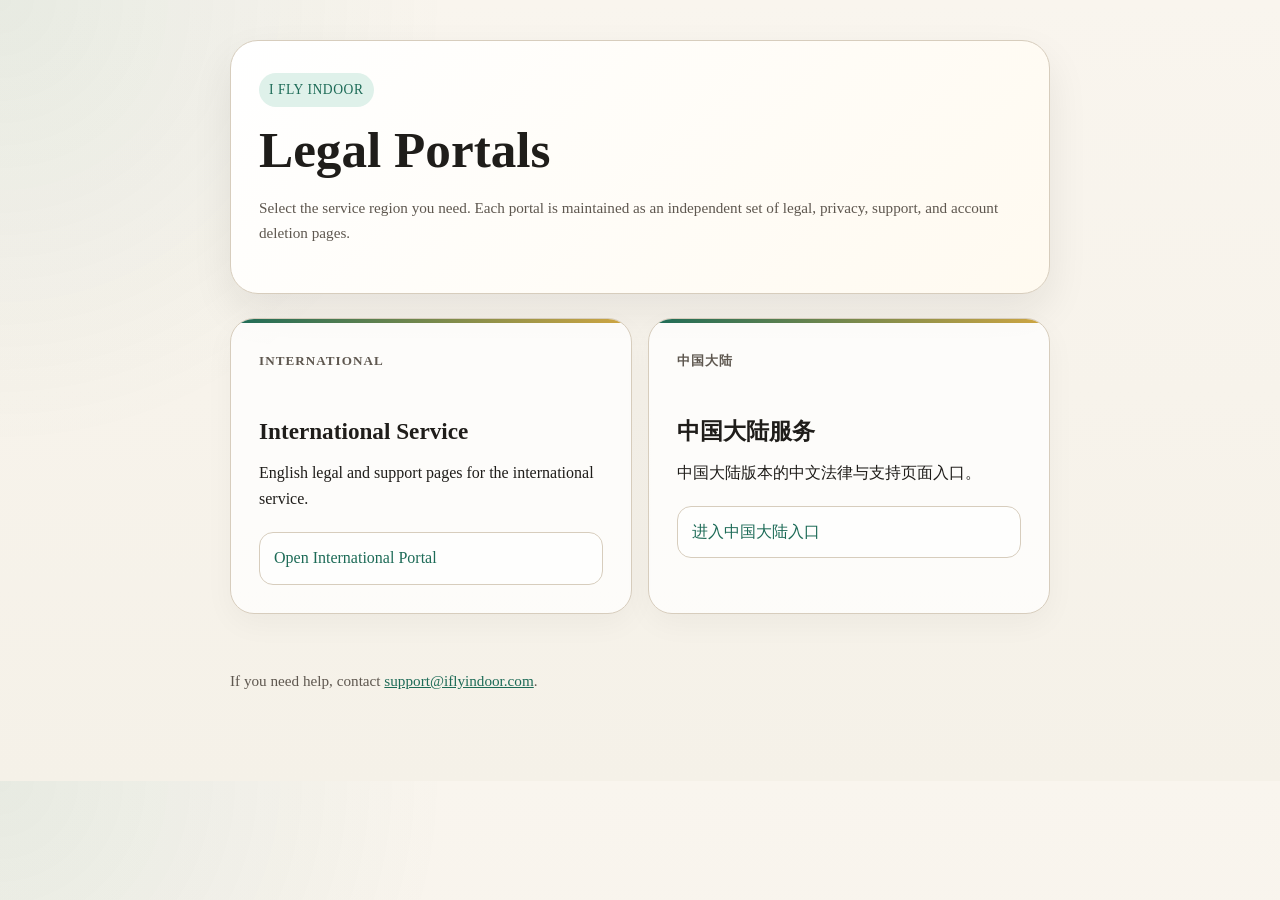
<file: index.html>
﻿<!doctype html>
<html lang="en">
  <head>
    <meta charset="utf-8">
    <meta name="viewport" content="width=device-width, initial-scale=1">
    <title>I Fly Indoor Legal</title>
    <link rel="stylesheet" href="styles.css">
  </head>
  <body>
    <main class="page">
      <section class="hero">
        <div class="eyebrow">I Fly Indoor</div>
        <h1>Legal Portals</h1>
        <p class="meta">
          Select the service region you need. Each portal is maintained as an
          independent set of legal, privacy, support, and account deletion pages.
        </p>
      </section>

      <section class="split-grid">
        <section class="card region-card">
          <div class="region-label">International</div>
          <h2>International Service</h2>
          <p>
            English legal and support pages for the international service.
          </p>
          <div class="link-list">
            <a href="global/index.html">Open International Portal</a>
          </div>
        </section>

        <section class="card region-card">
          <div class="region-label">中国大陆</div>
          <h2>中国大陆服务</h2>
          <p>
            中国大陆版本的中文法律与支持页面入口。
          </p>
          <div class="link-list">
            <a href="cn/index.html">进入中国大陆入口</a>
          </div>
        </section>
      </section>

      <p class="footer">
        If you need help, contact <a href="mailto:support@iflyindoor.com">support@iflyindoor.com</a>.
      </p>
    </main>
  </body>
</html>
</file>
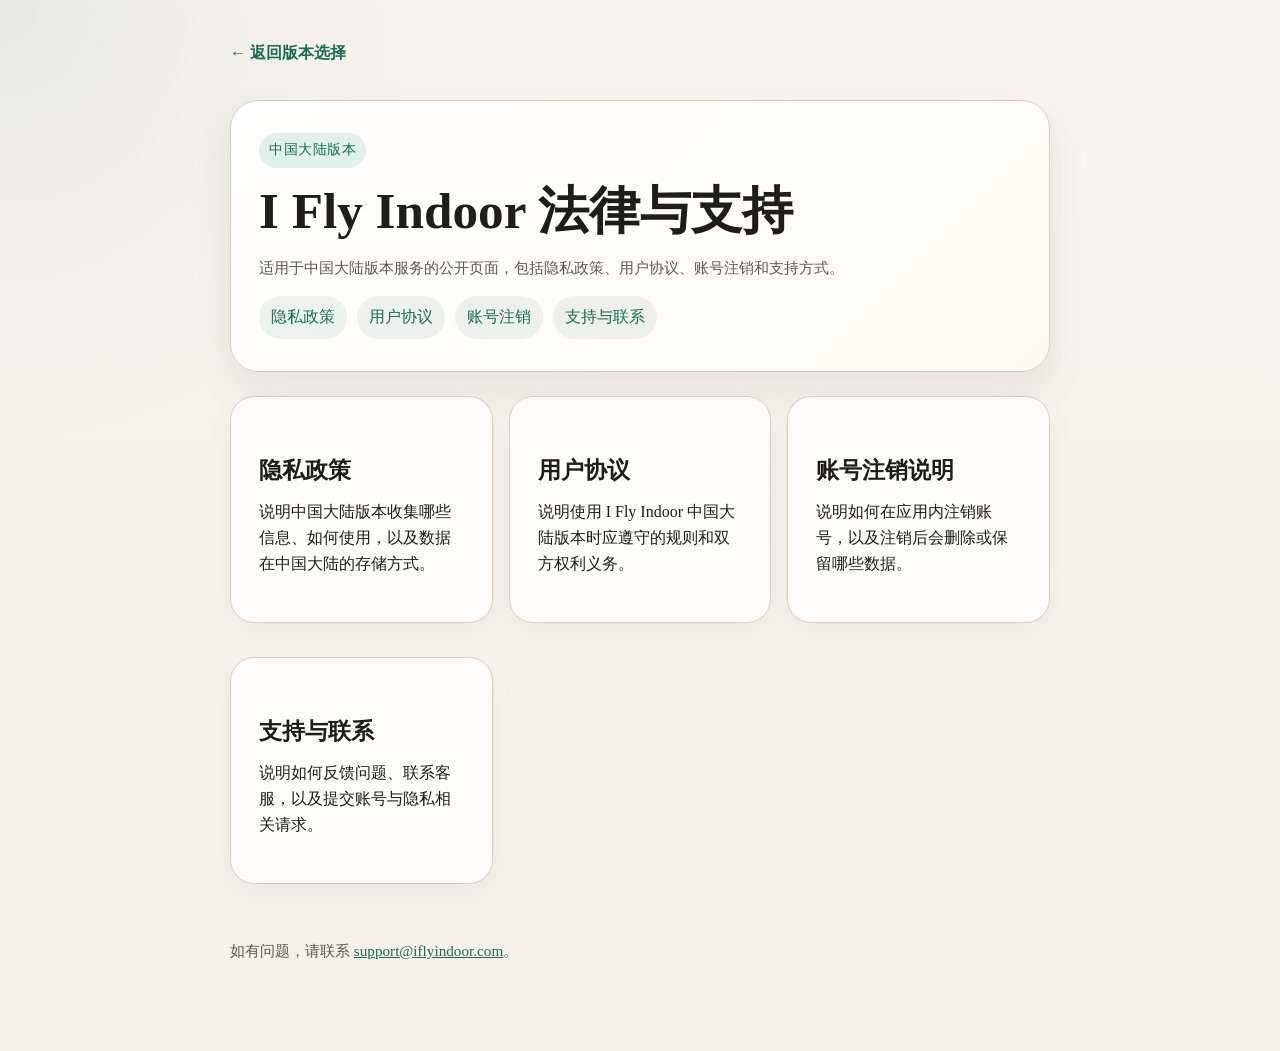
<file: cn/index.html>
﻿<!doctype html>
<html lang="zh-CN">
  <head>
    <meta charset="utf-8">
    <meta name="viewport" content="width=device-width, initial-scale=1">
    <title>I Fly Indoor 中国大陆法律与支持</title>
    <link rel="stylesheet" href="../styles.css">
  </head>
  <body>
    <main class="page">
      <p><a class="back-link" href="../index.html">← 返回版本选择</a></p>

      <section class="hero">
        <div class="eyebrow">中国大陆版本</div>
        <h1>I Fly Indoor 法律与支持</h1>
        <p class="meta">
          适用于中国大陆版本服务的公开页面，包括隐私政策、用户协议、账号注销和支持方式。
        </p>
        <ul class="pill-list">
          <li>隐私政策</li>
          <li>用户协议</li>
          <li>账号注销</li>
          <li>支持与联系</li>
        </ul>
      </section>

      <section class="grid">
        <a class="card nav-card" href="privacy-policy.html">
          <h2>隐私政策</h2>
          <p>说明中国大陆版本收集哪些信息、如何使用，以及数据在中国大陆的存储方式。</p>
        </a>

        <a class="card nav-card" href="terms-of-service.html">
          <h2>用户协议</h2>
          <p>说明使用 I Fly Indoor 中国大陆版本时应遵守的规则和双方权利义务。</p>
        </a>

        <a class="card nav-card" href="account-deletion.html">
          <h2>账号注销说明</h2>
          <p>说明如何在应用内注销账号，以及注销后会删除或保留哪些数据。</p>
        </a>

        <a class="card nav-card" href="support.html">
          <h2>支持与联系</h2>
          <p>说明如何反馈问题、联系客服，以及提交账号与隐私相关请求。</p>
        </a>
      </section>

      <p class="footer">
        如有问题，请联系 <a href="mailto:support@iflyindoor.com">support@iflyindoor.com</a>。
      </p>
    </main>
  </body>
</html>
</file>
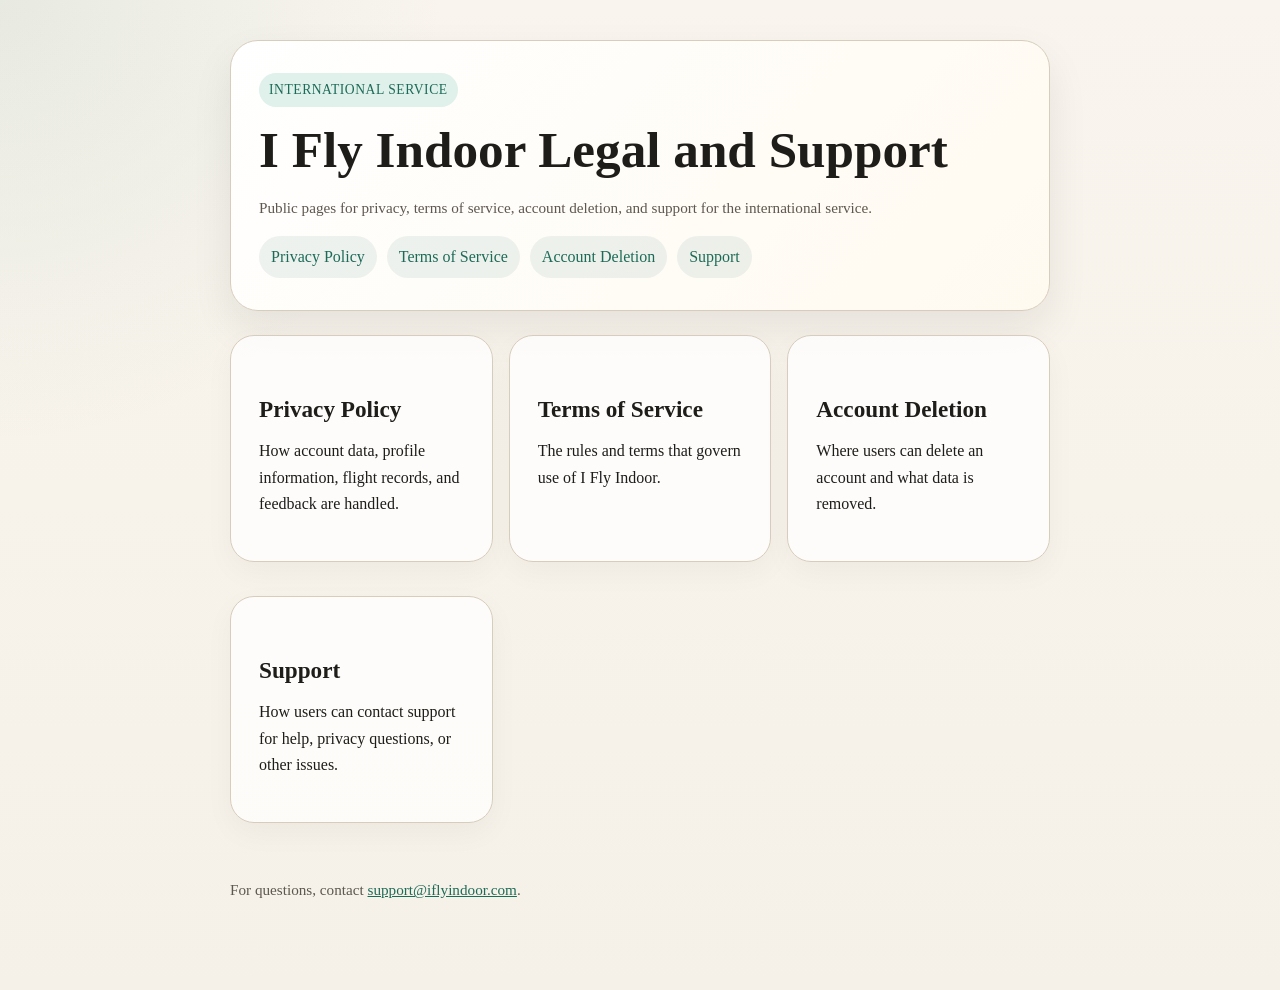
<file: global/index.html>
﻿<!doctype html>
<html lang="en">
  <head>
    <meta charset="utf-8">
    <meta name="viewport" content="width=device-width, initial-scale=1">
    <title>I Fly Indoor International Legal</title>
    <link rel="stylesheet" href="../styles.css">
  </head>
  <body>
    <main class="page">
      <section class="hero">
        <div class="eyebrow">International Service</div>
        <h1>I Fly Indoor Legal and Support</h1>
        <p class="meta">
          Public pages for privacy, terms of service, account deletion, and support
          for the international service.
        </p>
        <ul class="pill-list">
          <li>Privacy Policy</li>
          <li>Terms of Service</li>
          <li>Account Deletion</li>
          <li>Support</li>
        </ul>
      </section>

      <section class="grid">
        <a class="card nav-card" href="privacy-policy.html">
          <h2>Privacy Policy</h2>
          <p>How account data, profile information, flight records, and feedback are handled.</p>
        </a>

        <a class="card nav-card" href="terms-of-service.html">
          <h2>Terms of Service</h2>
          <p>The rules and terms that govern use of I Fly Indoor.</p>
        </a>

        <a class="card nav-card" href="account-deletion.html">
          <h2>Account Deletion</h2>
          <p>Where users can delete an account and what data is removed.</p>
        </a>

        <a class="card nav-card" href="support.html">
          <h2>Support</h2>
          <p>How users can contact support for help, privacy questions, or other issues.</p>
        </a>
      </section>

      <p class="footer">
        For questions, contact <a href="mailto:support@iflyindoor.com">support@iflyindoor.com</a>.
      </p>
    </main>
  </body>
</html>
</file>
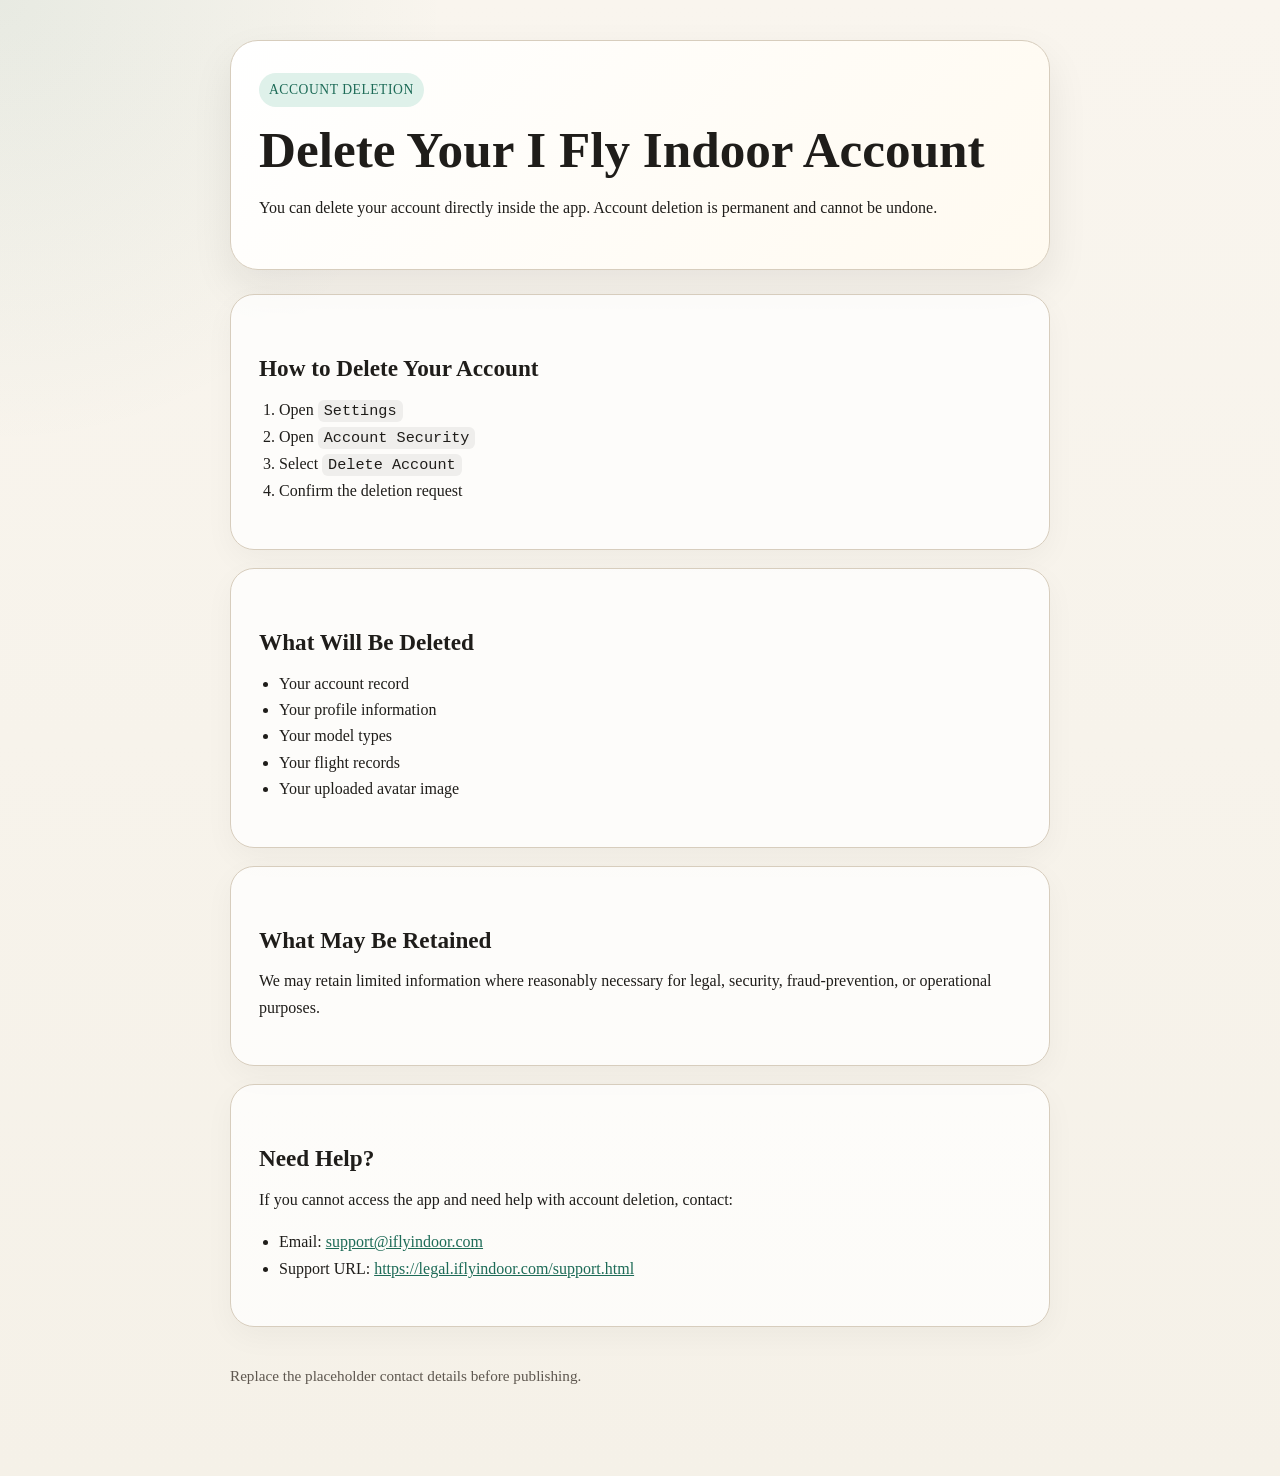
<file: account-deletion.html>
<!doctype html>
<html lang="en">
  <head>
    <meta charset="utf-8">
    <meta name="viewport" content="width=device-width, initial-scale=1">
    <title>Account Deletion - I Fly Indoor</title>
    <link rel="stylesheet" href="styles.css">
  </head>
  <body>
    <main class="page">
      <section class="hero">
        <div class="eyebrow">Account Deletion</div>
        <h1>Delete Your I Fly Indoor Account</h1>
        <p>
          You can delete your account directly inside the app. Account deletion is
          permanent and cannot be undone.
        </p>
      </section>

      <section class="card">
        <h2>How to Delete Your Account</h2>
        <ol>
          <li>Open <code>Settings</code></li>
          <li>Open <code>Account Security</code></li>
          <li>Select <code>Delete Account</code></li>
          <li>Confirm the deletion request</li>
        </ol>
      </section>

      <section class="card">
        <h2>What Will Be Deleted</h2>
        <ul>
          <li>Your account record</li>
          <li>Your profile information</li>
          <li>Your model types</li>
          <li>Your flight records</li>
          <li>Your uploaded avatar image</li>
        </ul>
      </section>

      <section class="card">
        <h2>What May Be Retained</h2>
        <p>
          We may retain limited information where reasonably necessary for legal,
          security, fraud-prevention, or operational purposes.
        </p>
      </section>

      <section class="card">
        <h2>Need Help?</h2>
        <p>
          If you cannot access the app and need help with account deletion, contact:
        </p>
        <ul>
          <li>Email: <a href="mailto:support@iflyindoor.com">support@iflyindoor.com</a></li>
          <li>Support URL: <a href="https://legal.iflyindoor.com/support.html">https://legal.iflyindoor.com/support.html</a></li>
        </ul>
      </section>

      <p class="footer">
        Replace the placeholder contact details before publishing.
      </p>
    </main>
  </body>
</html>
</file>
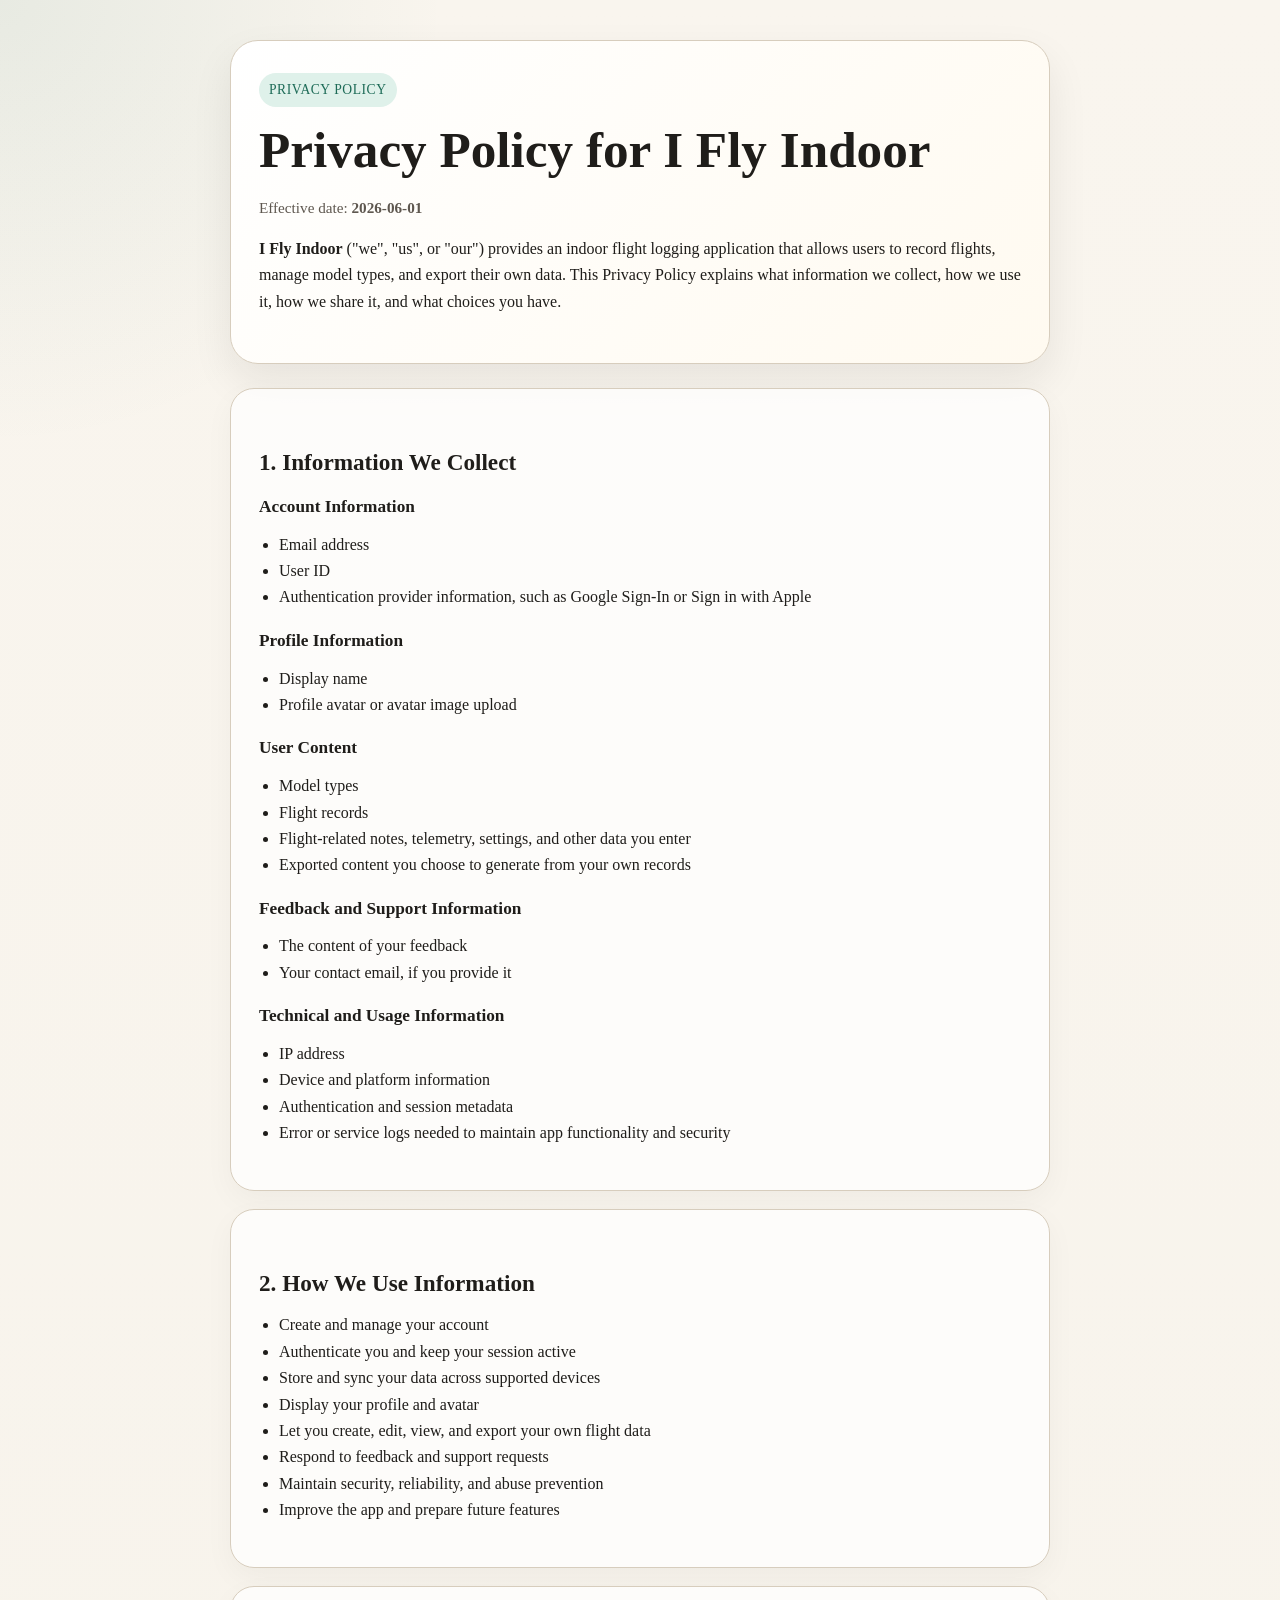
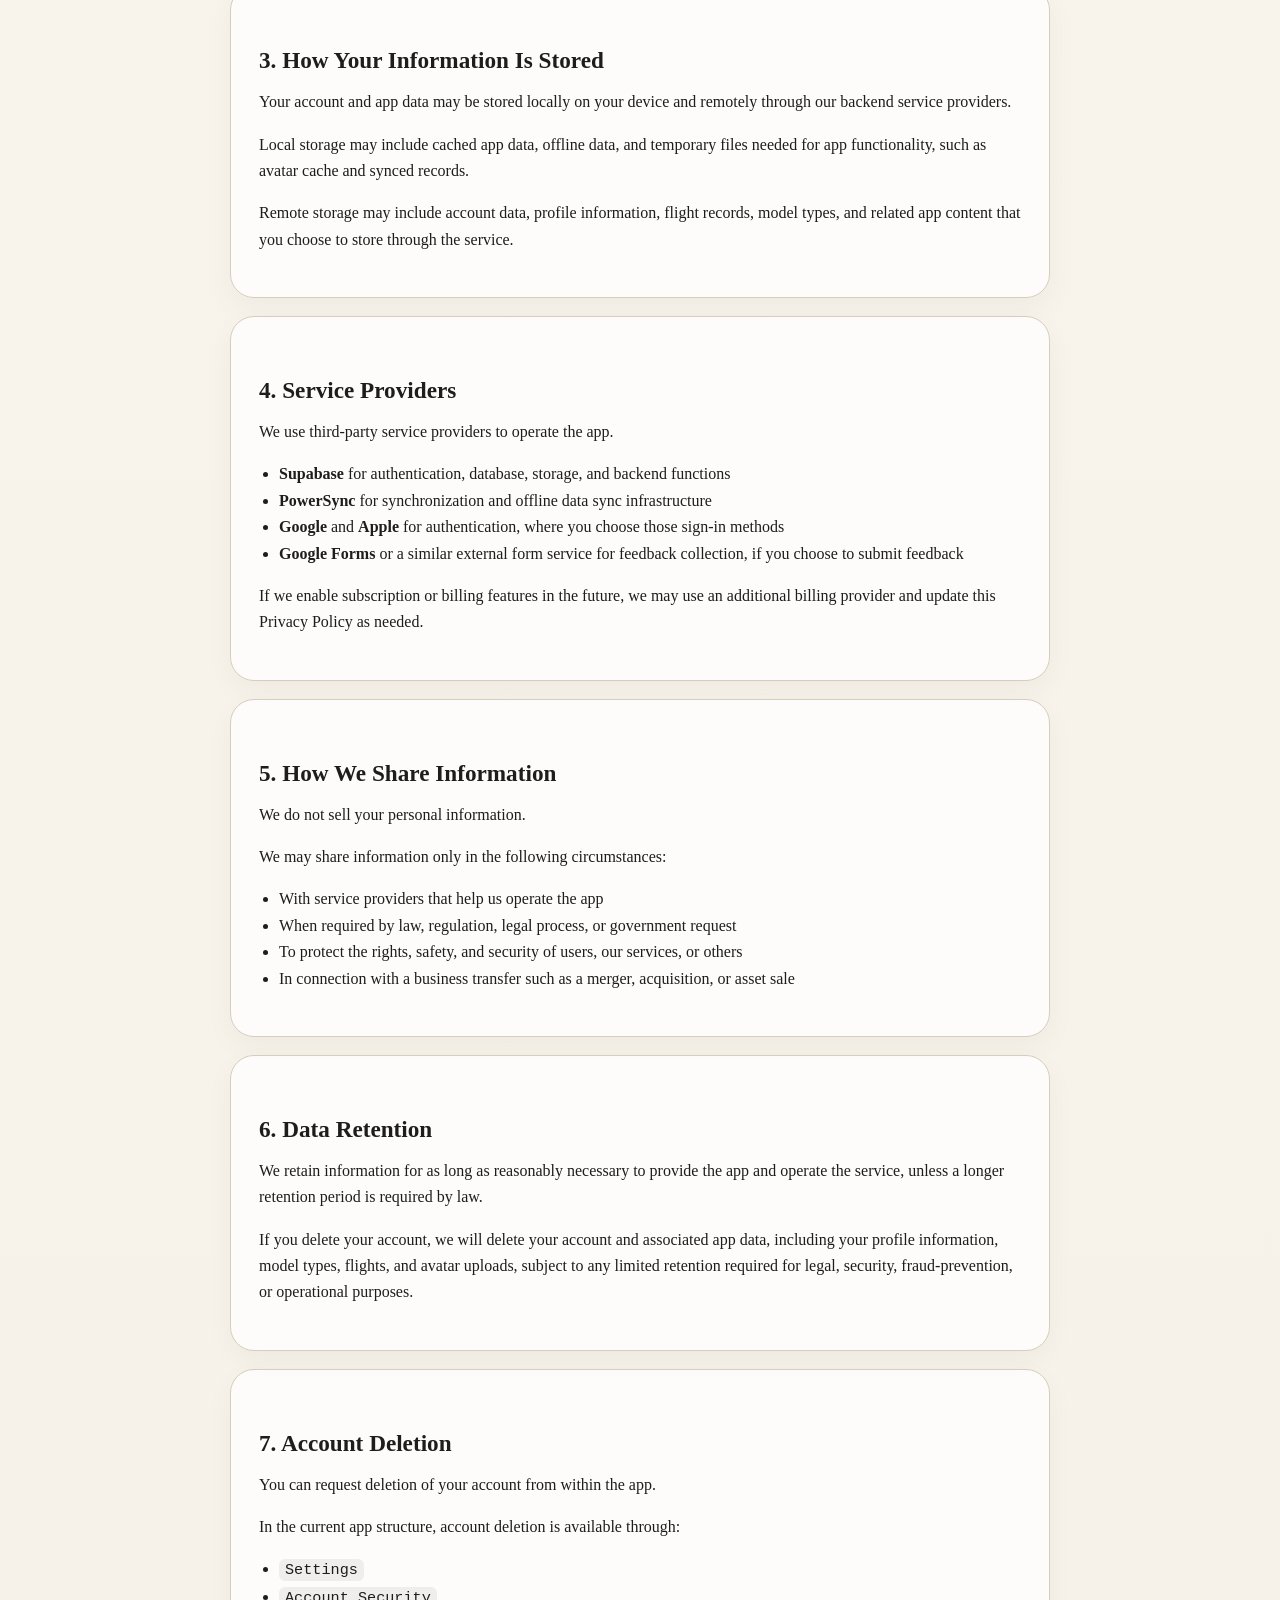
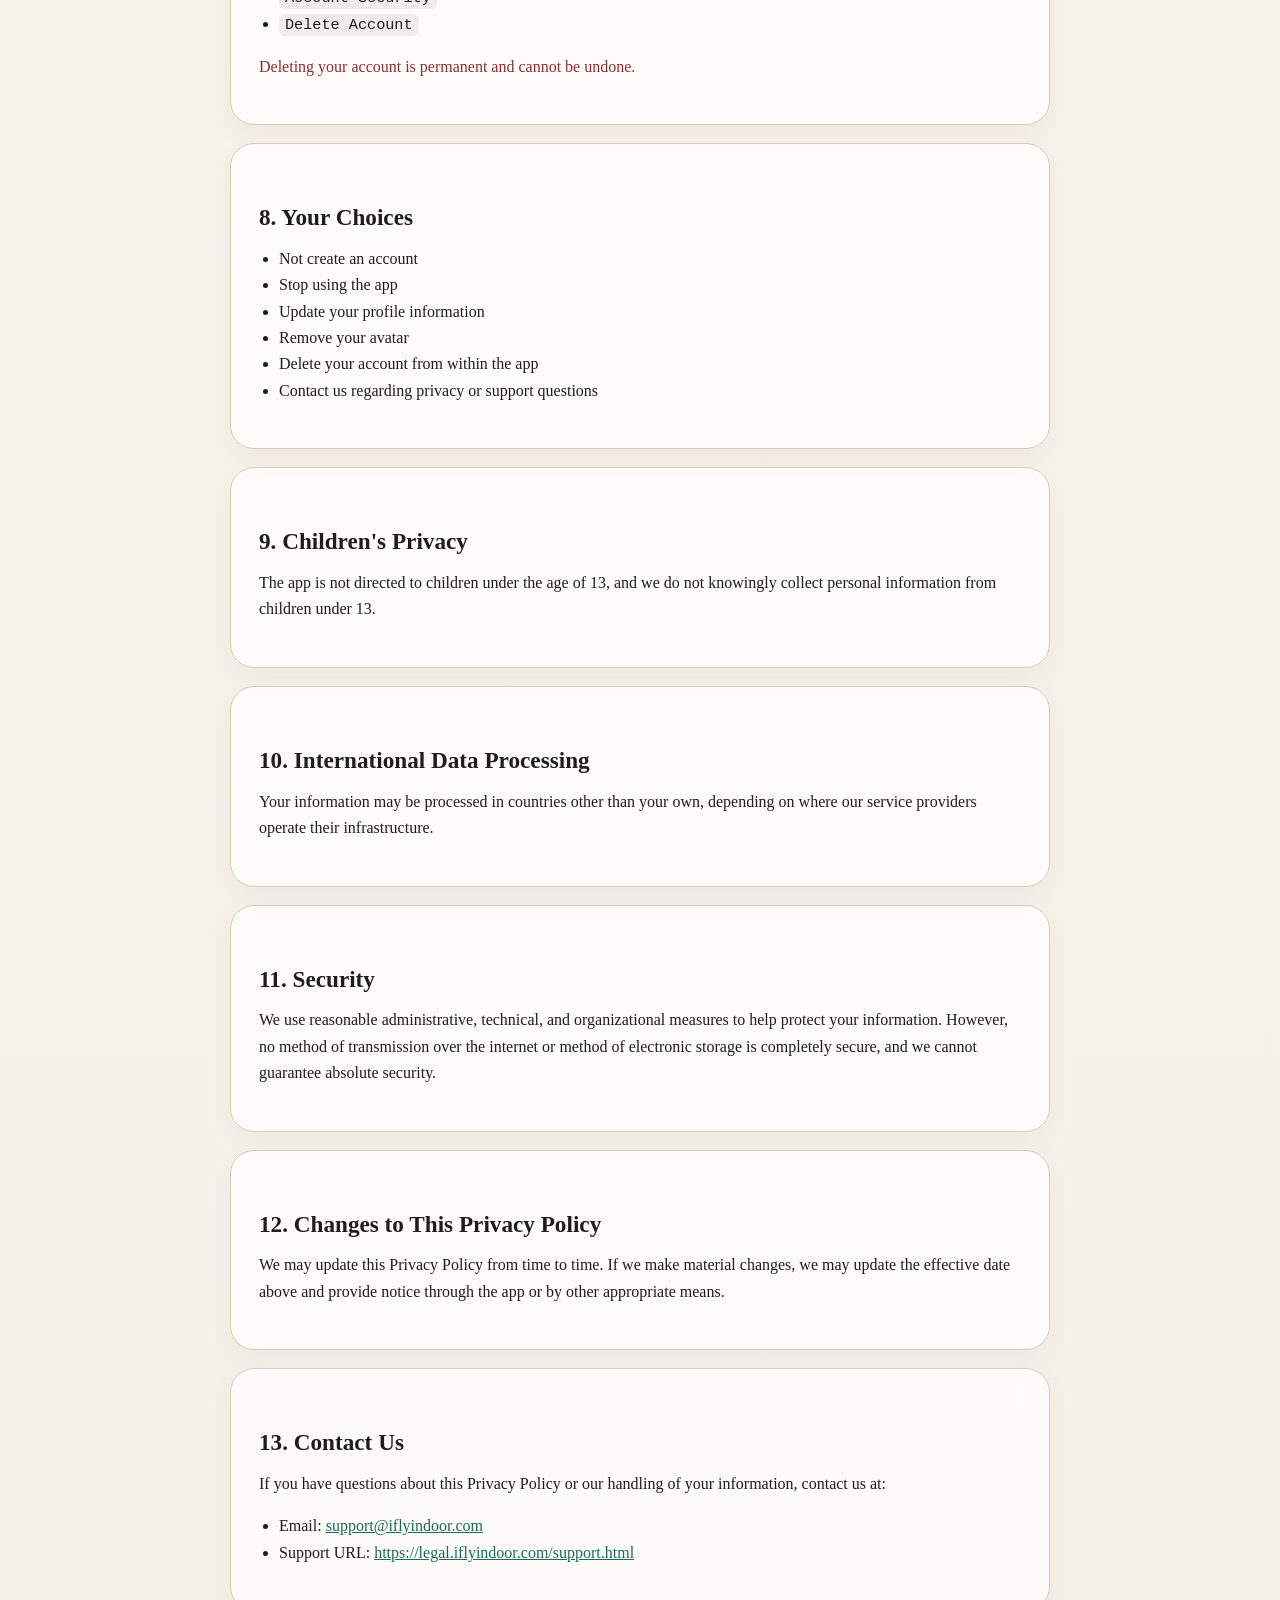
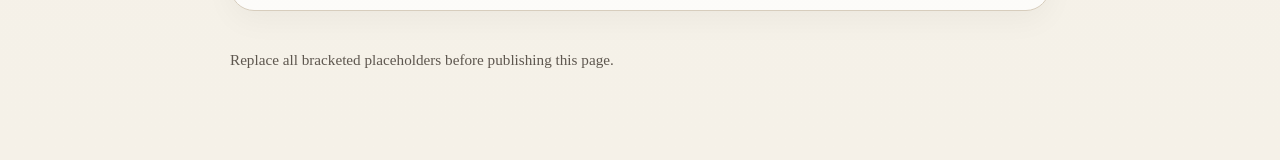
<file: privacy-policy.html>
<!doctype html>
<html lang="en">
  <head>
    <meta charset="utf-8">
    <meta name="viewport" content="width=device-width, initial-scale=1">
    <title>Privacy Policy - I Fly Indoor</title>
    <link rel="stylesheet" href="styles.css">
  </head>
  <body>
    <main class="page">
      <section class="hero">
        <div class="eyebrow">Privacy Policy</div>
        <h1>Privacy Policy for I Fly Indoor</h1>
        <p class="meta">Effective date: <strong>2026-06-01</strong></p>
        <p>
          <strong>I Fly Indoor</strong> ("we", "us", or "our") provides an indoor
          flight logging application that allows users to record flights, manage
          model types, and export their own data. This Privacy Policy explains what
          information we collect, how we use it, how we share it, and what choices
          you have.
        </p>
      </section>

      <section class="card">
        <h2>1. Information We Collect</h2>

        <h3>Account Information</h3>
        <ul>
          <li>Email address</li>
          <li>User ID</li>
          <li>Authentication provider information, such as Google Sign-In or Sign in with Apple</li>
        </ul>

        <h3>Profile Information</h3>
        <ul>
          <li>Display name</li>
          <li>Profile avatar or avatar image upload</li>
        </ul>

        <h3>User Content</h3>
        <ul>
          <li>Model types</li>
          <li>Flight records</li>
          <li>Flight-related notes, telemetry, settings, and other data you enter</li>
          <li>Exported content you choose to generate from your own records</li>
        </ul>

        <h3>Feedback and Support Information</h3>
        <ul>
          <li>The content of your feedback</li>
          <li>Your contact email, if you provide it</li>
        </ul>

        <h3>Technical and Usage Information</h3>
        <ul>
          <li>IP address</li>
          <li>Device and platform information</li>
          <li>Authentication and session metadata</li>
          <li>Error or service logs needed to maintain app functionality and security</li>
        </ul>
      </section>

      <section class="card">
        <h2>2. How We Use Information</h2>
        <ul>
          <li>Create and manage your account</li>
          <li>Authenticate you and keep your session active</li>
          <li>Store and sync your data across supported devices</li>
          <li>Display your profile and avatar</li>
          <li>Let you create, edit, view, and export your own flight data</li>
          <li>Respond to feedback and support requests</li>
          <li>Maintain security, reliability, and abuse prevention</li>
          <li>Improve the app and prepare future features</li>
        </ul>
      </section>

      <section class="card">
        <h2>3. How Your Information Is Stored</h2>
        <p>
          Your account and app data may be stored locally on your device and
          remotely through our backend service providers.
        </p>
        <p>
          Local storage may include cached app data, offline data, and temporary
          files needed for app functionality, such as avatar cache and synced
          records.
        </p>
        <p>
          Remote storage may include account data, profile information, flight
          records, model types, and related app content that you choose to store
          through the service.
        </p>
      </section>

      <section class="card">
        <h2>4. Service Providers</h2>
        <p>We use third-party service providers to operate the app.</p>
        <ul>
          <li><strong>Supabase</strong> for authentication, database, storage, and backend functions</li>
          <li><strong>PowerSync</strong> for synchronization and offline data sync infrastructure</li>
          <li><strong>Google</strong> and <strong>Apple</strong> for authentication, where you choose those sign-in methods</li>
          <li><strong>Google Forms</strong> or a similar external form service for feedback collection, if you choose to submit feedback</li>
        </ul>
        <p>
          If we enable subscription or billing features in the future, we may use
          an additional billing provider and update this Privacy Policy as needed.
        </p>
      </section>

      <section class="card">
        <h2>5. How We Share Information</h2>
        <p>We do not sell your personal information.</p>
        <p>We may share information only in the following circumstances:</p>
        <ul>
          <li>With service providers that help us operate the app</li>
          <li>When required by law, regulation, legal process, or government request</li>
          <li>To protect the rights, safety, and security of users, our services, or others</li>
          <li>In connection with a business transfer such as a merger, acquisition, or asset sale</li>
        </ul>
      </section>

      <section class="card">
        <h2>6. Data Retention</h2>
        <p>
          We retain information for as long as reasonably necessary to provide the
          app and operate the service, unless a longer retention period is required
          by law.
        </p>
        <p>
          If you delete your account, we will delete your account and associated app
          data, including your profile information, model types, flights, and avatar
          uploads, subject to any limited retention required for legal, security,
          fraud-prevention, or operational purposes.
        </p>
      </section>

      <section class="card">
        <h2>7. Account Deletion</h2>
        <p>You can request deletion of your account from within the app.</p>
        <p>In the current app structure, account deletion is available through:</p>
        <ul>
          <li><code>Settings</code></li>
          <li><code>Account Security</code></li>
          <li><code>Delete Account</code></li>
        </ul>
        <p class="danger">Deleting your account is permanent and cannot be undone.</p>
      </section>

      <section class="card">
        <h2>8. Your Choices</h2>
        <ul>
          <li>Not create an account</li>
          <li>Stop using the app</li>
          <li>Update your profile information</li>
          <li>Remove your avatar</li>
          <li>Delete your account from within the app</li>
          <li>Contact us regarding privacy or support questions</li>
        </ul>
      </section>

      <section class="card">
        <h2>9. Children's Privacy</h2>
        <p>
          The app is not directed to children under the age of 13, and we do not
          knowingly collect personal information from children under 13.
        </p>
      </section>

      <section class="card">
        <h2>10. International Data Processing</h2>
        <p>
          Your information may be processed in countries other than your own,
          depending on where our service providers operate their infrastructure.
        </p>
      </section>

      <section class="card">
        <h2>11. Security</h2>
        <p>
          We use reasonable administrative, technical, and organizational measures
          to help protect your information. However, no method of transmission over
          the internet or method of electronic storage is completely secure, and we
          cannot guarantee absolute security.
        </p>
      </section>

      <section class="card">
        <h2>12. Changes to This Privacy Policy</h2>
        <p>
          We may update this Privacy Policy from time to time. If we make material
          changes, we may update the effective date above and provide notice through
          the app or by other appropriate means.
        </p>
      </section>

      <section class="card">
        <h2>13. Contact Us</h2>
        <p>If you have questions about this Privacy Policy or our handling of your information, contact us at:</p>
        <ul>
          <li>Email: <a href="mailto:support@iflyindoor.com">support@iflyindoor.com</a></li>
          <li>Support URL: <a href="https://legal.iflyindoor.com/support.html">https://legal.iflyindoor.com/support.html</a></li>
        </ul>
      </section>

      <p class="footer">
        Replace all bracketed placeholders before publishing this page.
      </p>
    </main>
  </body>
</html>
</file>
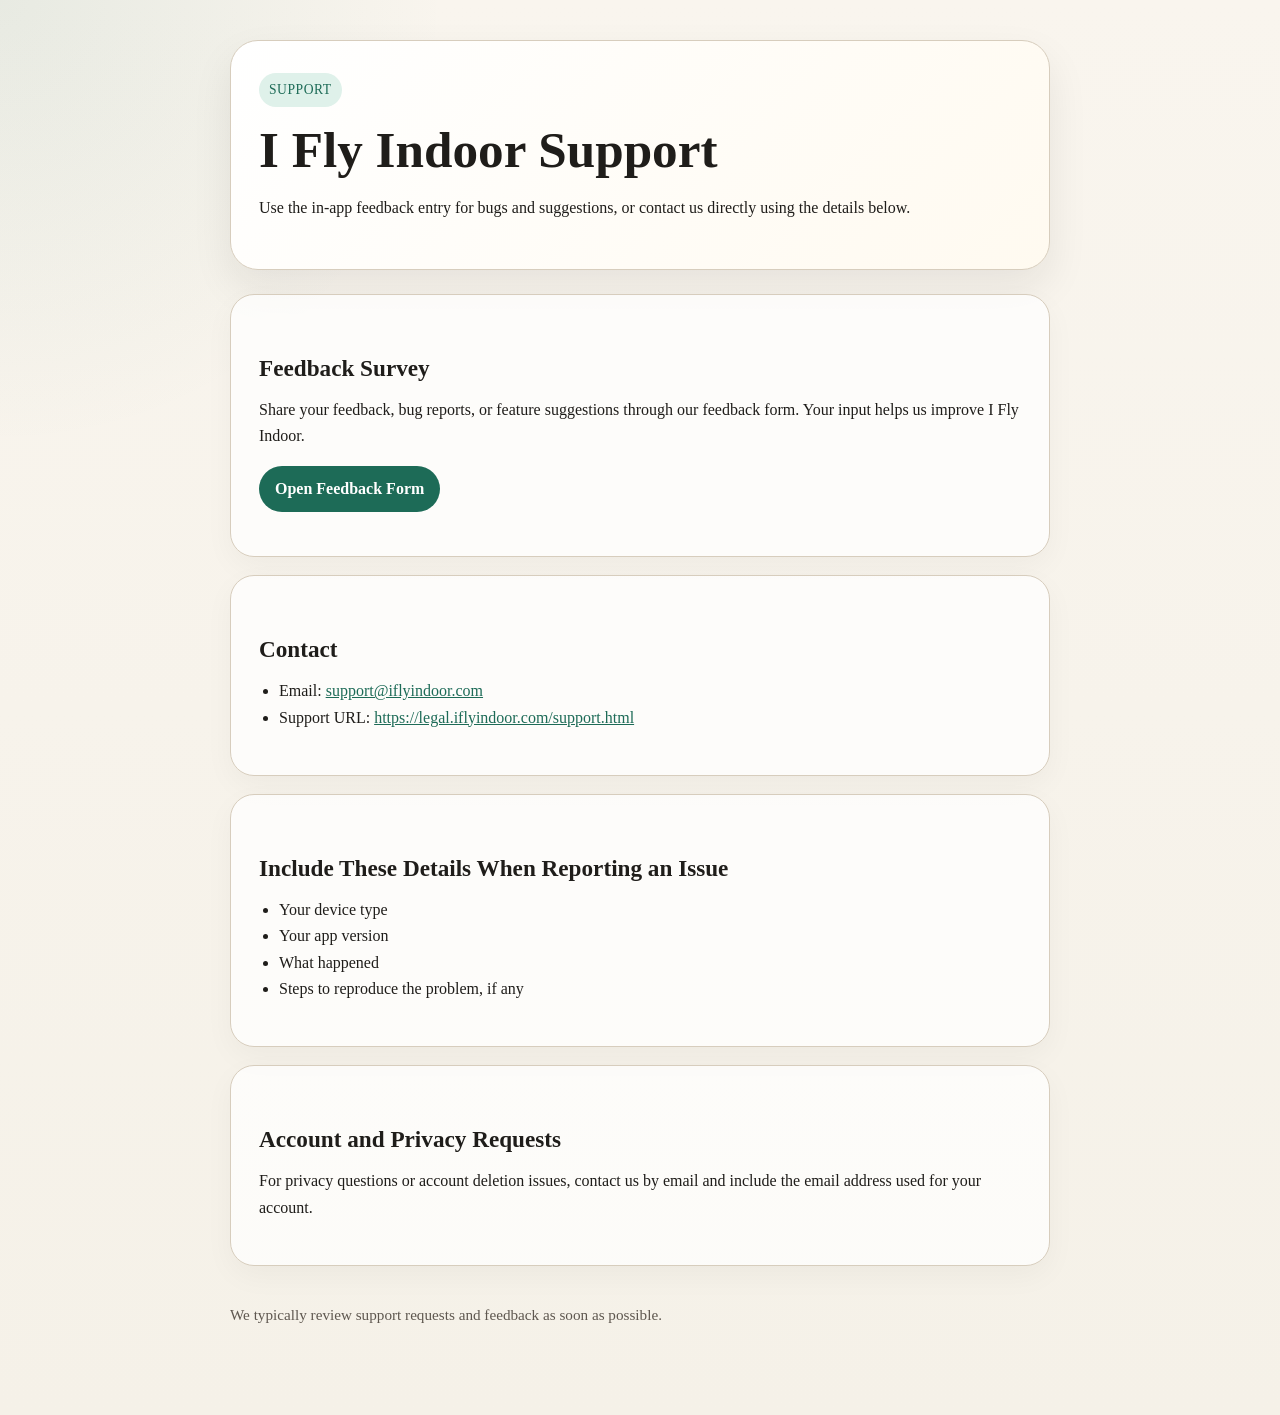
<file: support.html>
<!doctype html>
<html lang="en">
  <head>
    <meta charset="utf-8">
    <meta name="viewport" content="width=device-width, initial-scale=1">
    <title>Support - I Fly Indoor</title>
    <link rel="stylesheet" href="styles.css">
  </head>
  <body>
    <main class="page">
      <section class="hero">
        <div class="eyebrow">Support</div>
        <h1>I Fly Indoor Support</h1>
        <p>
          Use the in-app feedback entry for bugs and suggestions, or contact us
          directly using the details below.
        </p>
      </section>

      <section class="card">
        <h2>Feedback Survey</h2>
        <p>
          Share your feedback, bug reports, or feature suggestions through our
          feedback form. Your input helps us improve I Fly Indoor.
        </p>
        <p>
          <a class="button" href="https://docs.google.com/forms/d/e/1FAIpQLSetoTltd6-YXe81tJ9MYSagfdHBtRi3dKBqN2HQcPKBbxqDIA/viewform?usp=dialog">
            Open Feedback Form
          </a>
        </p>
      </section>

      <section class="card">
        <h2>Contact</h2>
        <ul>
          <li>Email: <a href="mailto:support@iflyindoor.com">support@iflyindoor.com</a></li>
          <li>Support URL: <a href="https://legal.iflyindoor.com/support.html">https://legal.iflyindoor.com/support.html</a></li>
        </ul>
      </section>

      <section class="card">
        <h2>Include These Details When Reporting an Issue</h2>
        <ul>
          <li>Your device type</li>
          <li>Your app version</li>
          <li>What happened</li>
          <li>Steps to reproduce the problem, if any</li>
        </ul>
      </section>

      <section class="card">
        <h2>Account and Privacy Requests</h2>
        <p>
          For privacy questions or account deletion issues, contact us by email and
          include the email address used for your account.
        </p>
      </section>

      <p class="footer">
        We typically review support requests and feedback as soon as possible.
      </p>
    </main>
  </body>
</html>
</file>
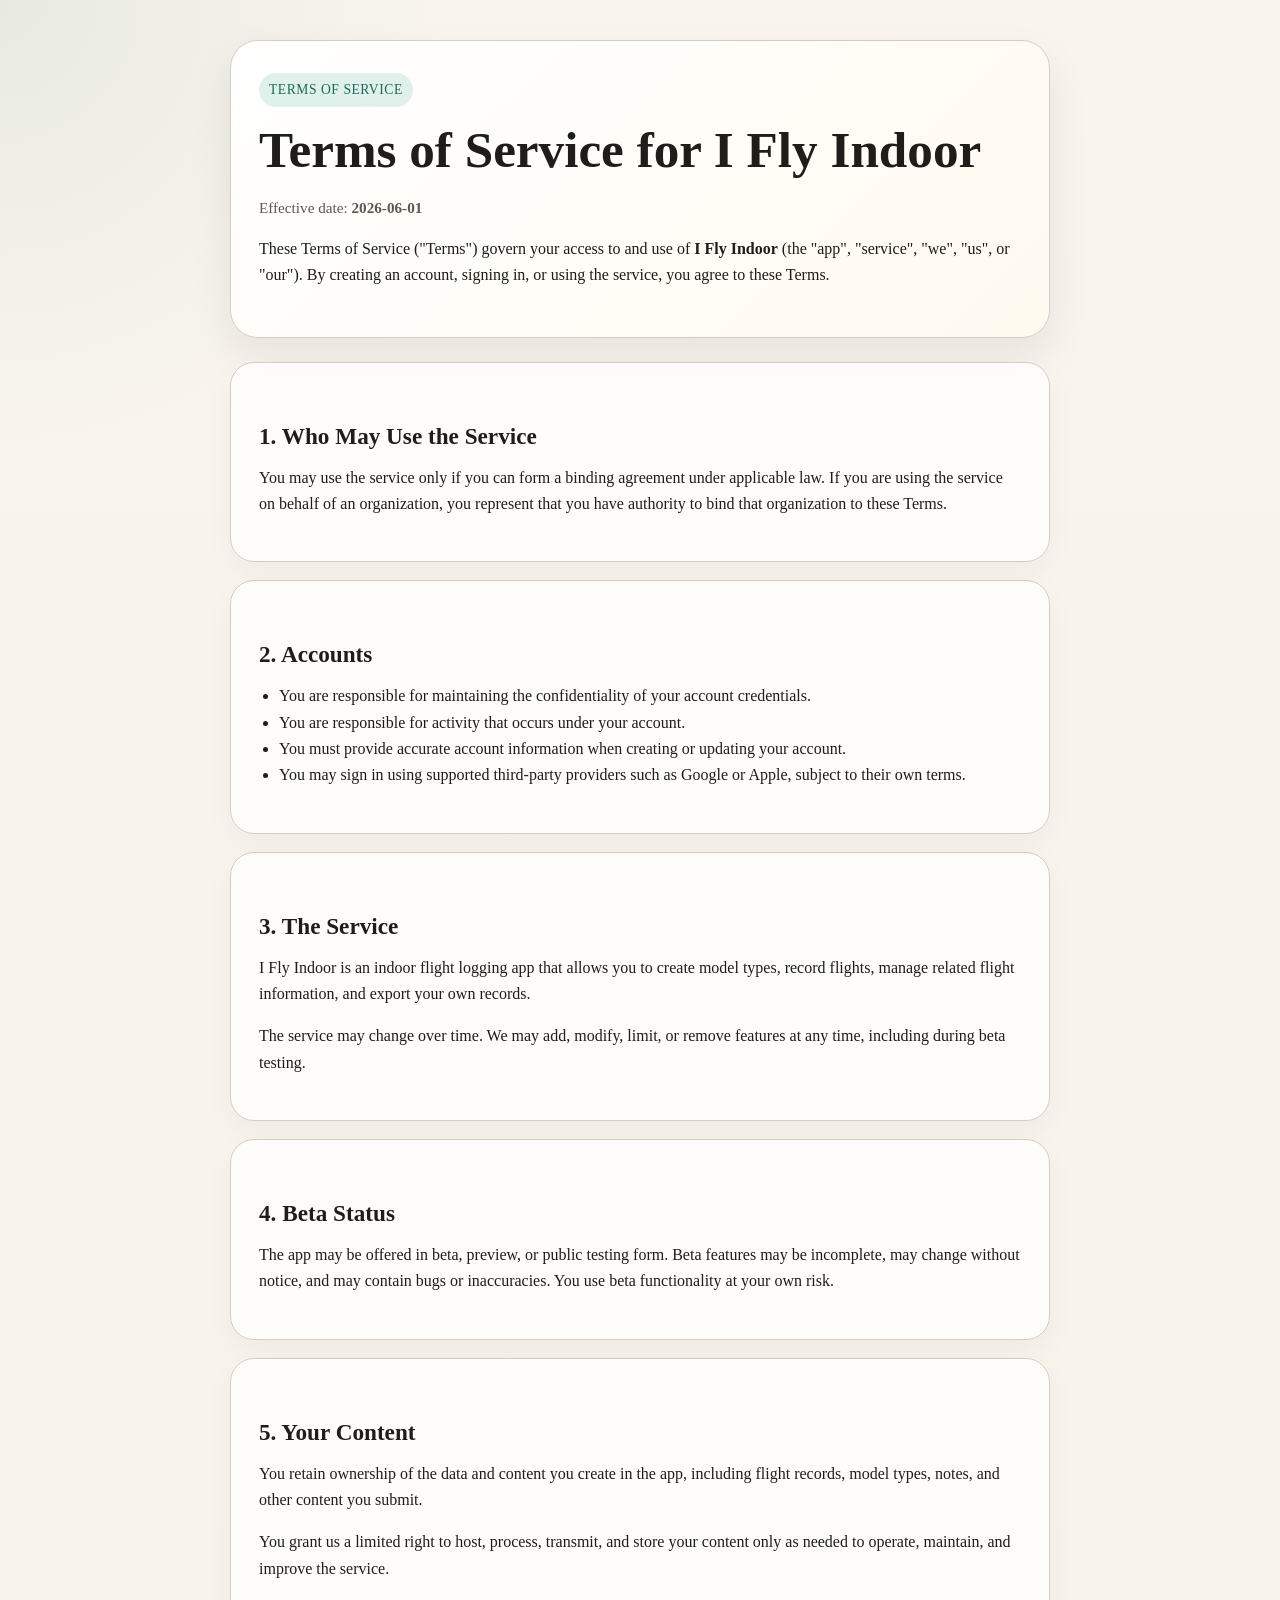
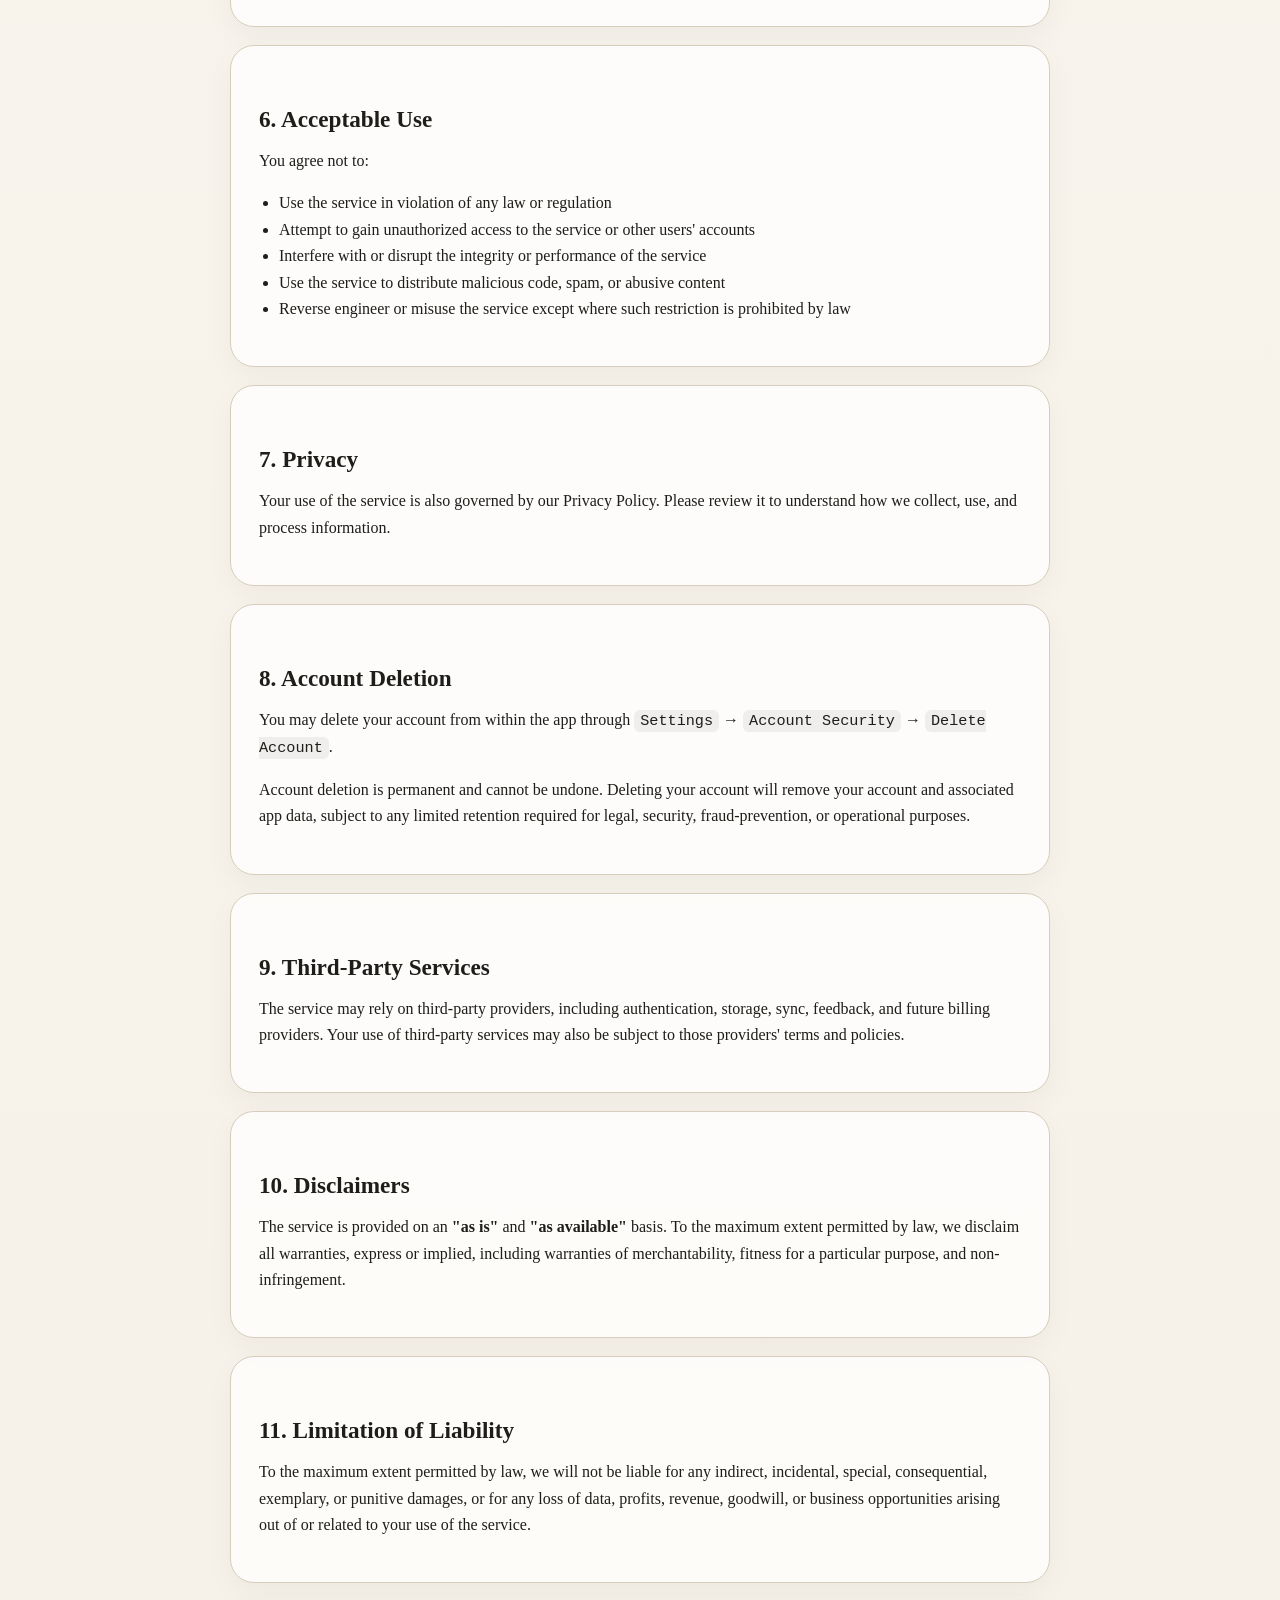
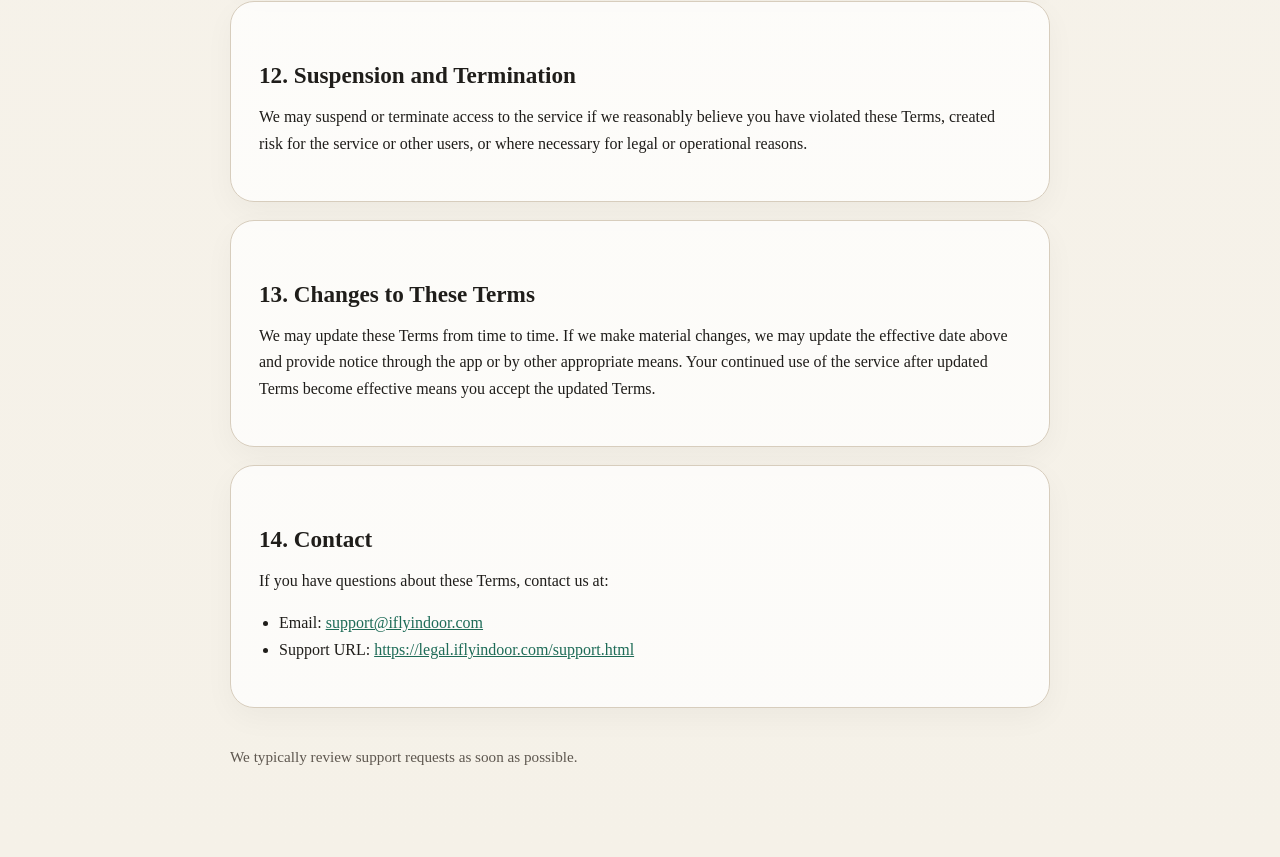
<file: terms-of-service.html>
﻿<!doctype html>
<html lang="en">
  <head>
    <meta charset="utf-8">
    <meta name="viewport" content="width=device-width, initial-scale=1">
    <title>Terms of Service - I Fly Indoor</title>
    <link rel="stylesheet" href="styles.css">
  </head>
  <body>
    <main class="page">
      <section class="hero">
        <div class="eyebrow">Terms of Service</div>
        <h1>Terms of Service for I Fly Indoor</h1>
        <p class="meta">Effective date: <strong>2026-06-01</strong></p>
        <p>
          These Terms of Service ("Terms") govern your access to and use of
          <strong>I Fly Indoor</strong> (the "app", "service", "we", "us", or "our").
          By creating an account, signing in, or using the service, you agree to these Terms.
        </p>
      </section>

      <section class="card">
        <h2>1. Who May Use the Service</h2>
        <p>
          You may use the service only if you can form a binding agreement under applicable law.
          If you are using the service on behalf of an organization, you represent that you have
          authority to bind that organization to these Terms.
        </p>
      </section>

      <section class="card">
        <h2>2. Accounts</h2>
        <ul>
          <li>You are responsible for maintaining the confidentiality of your account credentials.</li>
          <li>You are responsible for activity that occurs under your account.</li>
          <li>You must provide accurate account information when creating or updating your account.</li>
          <li>You may sign in using supported third-party providers such as Google or Apple, subject to their own terms.</li>
        </ul>
      </section>

      <section class="card">
        <h2>3. The Service</h2>
        <p>
          I Fly Indoor is an indoor flight logging app that allows you to create model types,
          record flights, manage related flight information, and export your own records.
        </p>
        <p>
          The service may change over time. We may add, modify, limit, or remove features at any time,
          including during beta testing.
        </p>
      </section>

      <section class="card">
        <h2>4. Beta Status</h2>
        <p>
          The app may be offered in beta, preview, or public testing form. Beta features may be incomplete,
          may change without notice, and may contain bugs or inaccuracies. You use beta functionality at your own risk.
        </p>
      </section>

      <section class="card">
        <h2>5. Your Content</h2>
        <p>
          You retain ownership of the data and content you create in the app, including flight records,
          model types, notes, and other content you submit.
        </p>
        <p>
          You grant us a limited right to host, process, transmit, and store your content only as needed
          to operate, maintain, and improve the service.
        </p>
      </section>

      <section class="card">
        <h2>6. Acceptable Use</h2>
        <p>You agree not to:</p>
        <ul>
          <li>Use the service in violation of any law or regulation</li>
          <li>Attempt to gain unauthorized access to the service or other users' accounts</li>
          <li>Interfere with or disrupt the integrity or performance of the service</li>
          <li>Use the service to distribute malicious code, spam, or abusive content</li>
          <li>Reverse engineer or misuse the service except where such restriction is prohibited by law</li>
        </ul>
      </section>

      <section class="card">
        <h2>7. Privacy</h2>
        <p>
          Your use of the service is also governed by our Privacy Policy.
          Please review it to understand how we collect, use, and process information.
        </p>
      </section>

      <section class="card">
        <h2>8. Account Deletion</h2>
        <p>
          You may delete your account from within the app through <code>Settings</code> &rarr; <code>Account Security</code> &rarr; <code>Delete Account</code>.
        </p>
        <p>
          Account deletion is permanent and cannot be undone. Deleting your account will remove your account and associated app data,
          subject to any limited retention required for legal, security, fraud-prevention, or operational purposes.
        </p>
      </section>

      <section class="card">
        <h2>9. Third-Party Services</h2>
        <p>
          The service may rely on third-party providers, including authentication, storage, sync, feedback, and future billing providers.
          Your use of third-party services may also be subject to those providers' terms and policies.
        </p>
      </section>

      <section class="card">
        <h2>10. Disclaimers</h2>
        <p>
          The service is provided on an <strong>"as is"</strong> and <strong>"as available"</strong> basis.
          To the maximum extent permitted by law, we disclaim all warranties, express or implied,
          including warranties of merchantability, fitness for a particular purpose, and non-infringement.
        </p>
      </section>

      <section class="card">
        <h2>11. Limitation of Liability</h2>
        <p>
          To the maximum extent permitted by law, we will not be liable for any indirect, incidental,
          special, consequential, exemplary, or punitive damages, or for any loss of data, profits,
          revenue, goodwill, or business opportunities arising out of or related to your use of the service.
        </p>
      </section>

      <section class="card">
        <h2>12. Suspension and Termination</h2>
        <p>
          We may suspend or terminate access to the service if we reasonably believe you have violated these Terms,
          created risk for the service or other users, or where necessary for legal or operational reasons.
        </p>
      </section>

      <section class="card">
        <h2>13. Changes to These Terms</h2>
        <p>
          We may update these Terms from time to time. If we make material changes, we may update the effective date above
          and provide notice through the app or by other appropriate means. Your continued use of the service after updated Terms
          become effective means you accept the updated Terms.
        </p>
      </section>

      <section class="card">
        <h2>14. Contact</h2>
        <p>If you have questions about these Terms, contact us at:</p>
        <ul>
          <li>Email: <a href="mailto:support@iflyindoor.com">support@iflyindoor.com</a></li>
          <li>Support URL: <a href="https://legal.iflyindoor.com/support.html">https://legal.iflyindoor.com/support.html</a></li>
        </ul>
      </section>

      <p class="footer">
        We typically review support requests as soon as possible.
      </p>
    </main>
  </body>
</html>
</file>
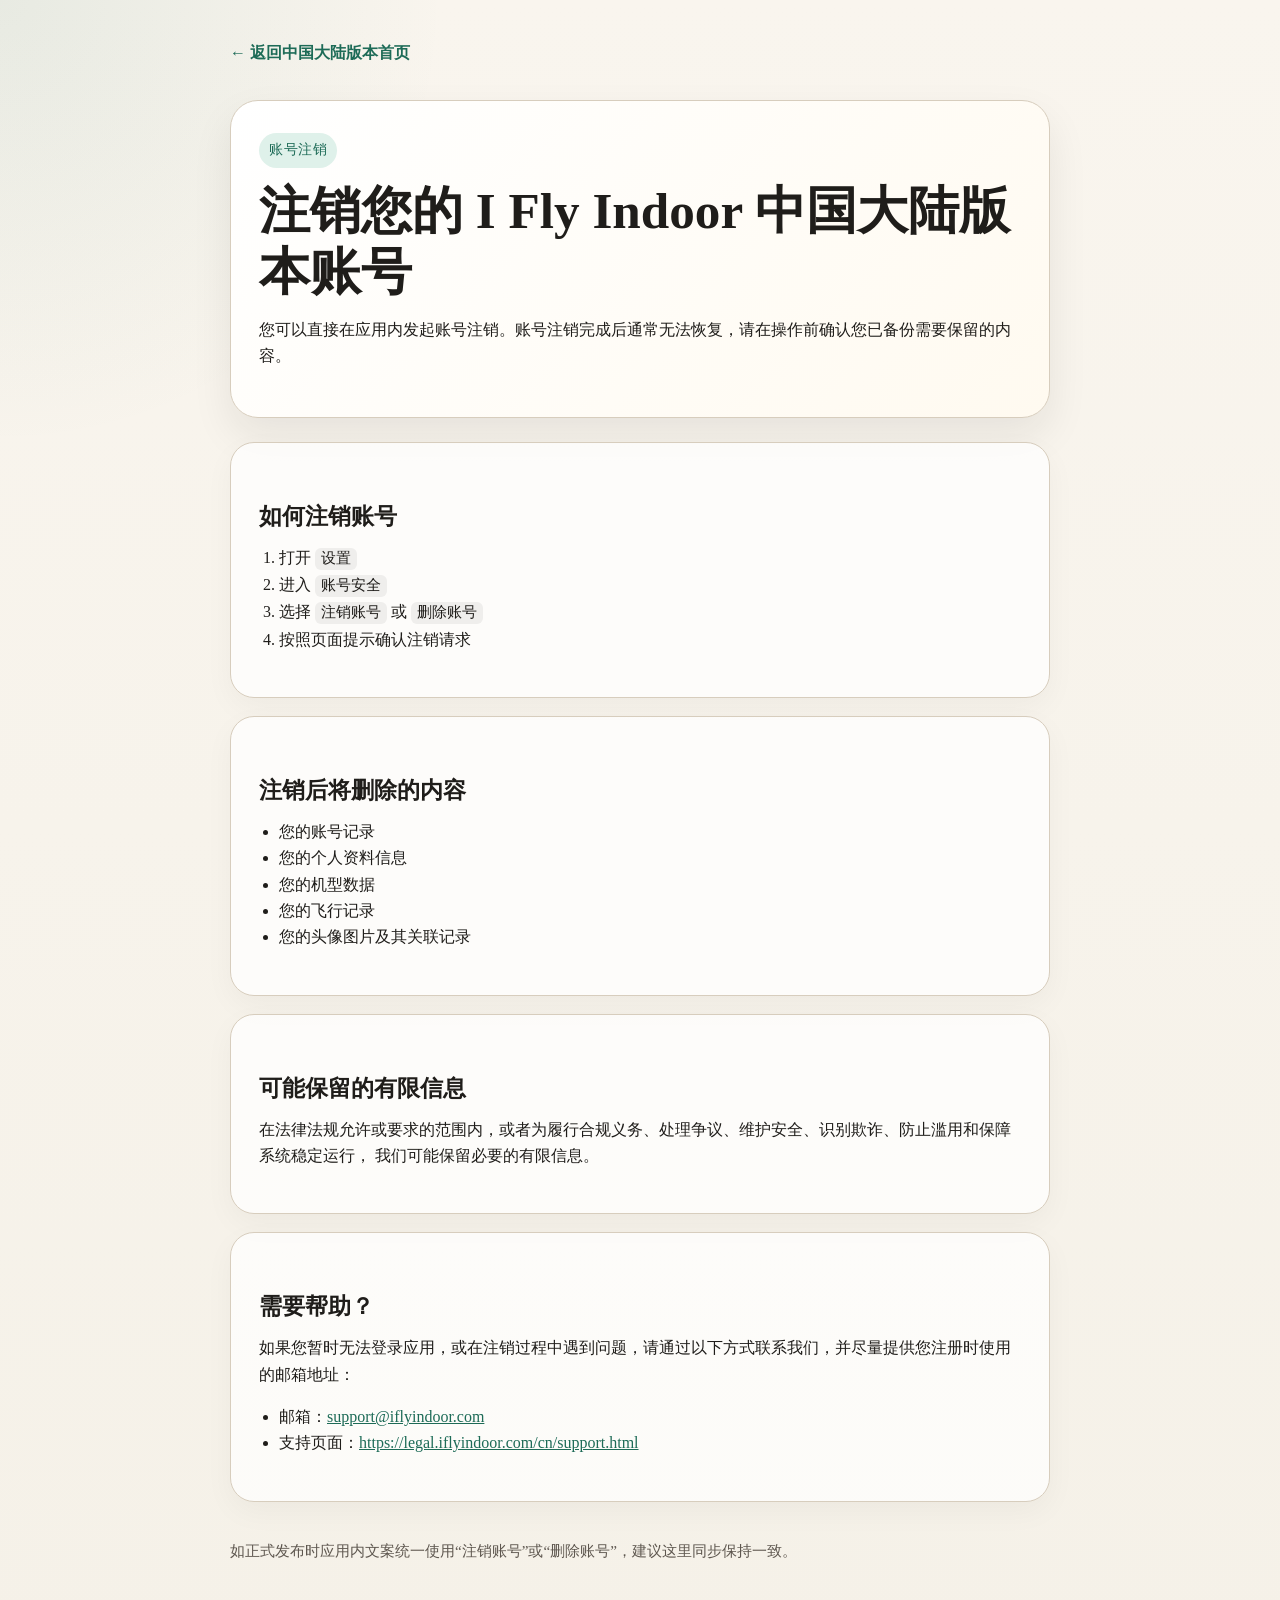
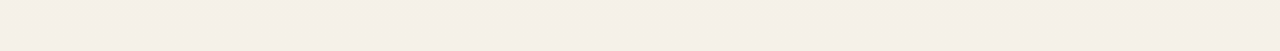
<file: cn/account-deletion.html>
﻿<!doctype html>
<html lang="zh-CN">
  <head>
    <meta charset="utf-8">
    <meta name="viewport" content="width=device-width, initial-scale=1">
    <title>账号注销说明 - I Fly Indoor 中国大陆版本</title>
    <link rel="stylesheet" href="../styles.css">
  </head>
  <body>
    <main class="page">
      <p><a class="back-link" href="index.html">← 返回中国大陆版本首页</a></p>

      <section class="hero">
        <div class="eyebrow">账号注销</div>
        <h1>注销您的 I Fly Indoor 中国大陆版本账号</h1>
        <p>
          您可以直接在应用内发起账号注销。账号注销完成后通常无法恢复，请在操作前确认您已备份需要保留的内容。
        </p>
      </section>

      <section class="card">
        <h2>如何注销账号</h2>
        <ol>
          <li>打开 <code>设置</code></li>
          <li>进入 <code>账号安全</code></li>
          <li>选择 <code>注销账号</code> 或 <code>删除账号</code></li>
          <li>按照页面提示确认注销请求</li>
        </ol>
      </section>

      <section class="card">
        <h2>注销后将删除的内容</h2>
        <ul>
          <li>您的账号记录</li>
          <li>您的个人资料信息</li>
          <li>您的机型数据</li>
          <li>您的飞行记录</li>
          <li>您的头像图片及其关联记录</li>
        </ul>
      </section>

      <section class="card">
        <h2>可能保留的有限信息</h2>
        <p>
          在法律法规允许或要求的范围内，或者为履行合规义务、处理争议、维护安全、识别欺诈、防止滥用和保障系统稳定运行，
          我们可能保留必要的有限信息。
        </p>
      </section>

      <section class="card">
        <h2>需要帮助？</h2>
        <p>
          如果您暂时无法登录应用，或在注销过程中遇到问题，请通过以下方式联系我们，并尽量提供您注册时使用的邮箱地址：
        </p>
        <ul>
          <li>邮箱：<a href="mailto:support@iflyindoor.com">support@iflyindoor.com</a></li>
          <li>支持页面：<a href="https://legal.iflyindoor.com/cn/support.html">https://legal.iflyindoor.com/cn/support.html</a></li>
        </ul>
      </section>

      <p class="footer">
        如正式发布时应用内文案统一使用“注销账号”或“删除账号”，建议这里同步保持一致。
      </p>
    </main>
  </body>
</html>
</file>
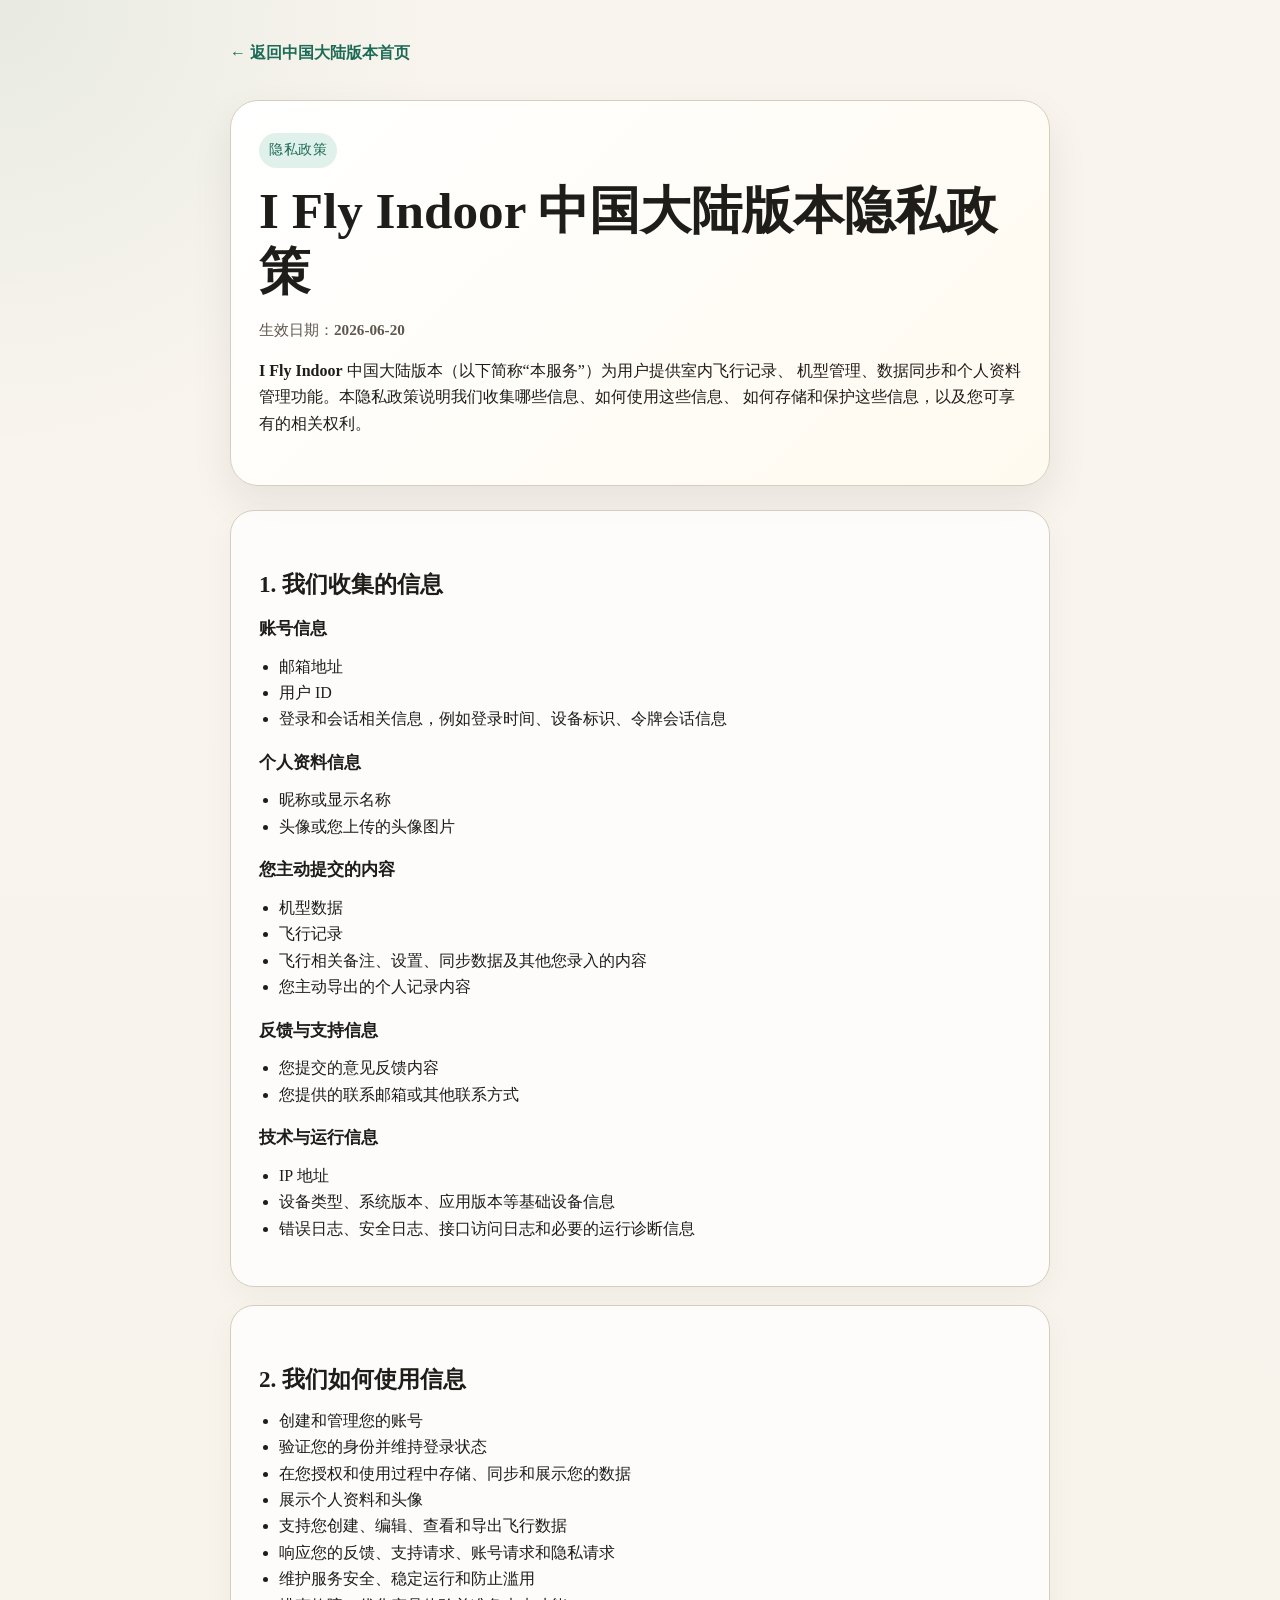
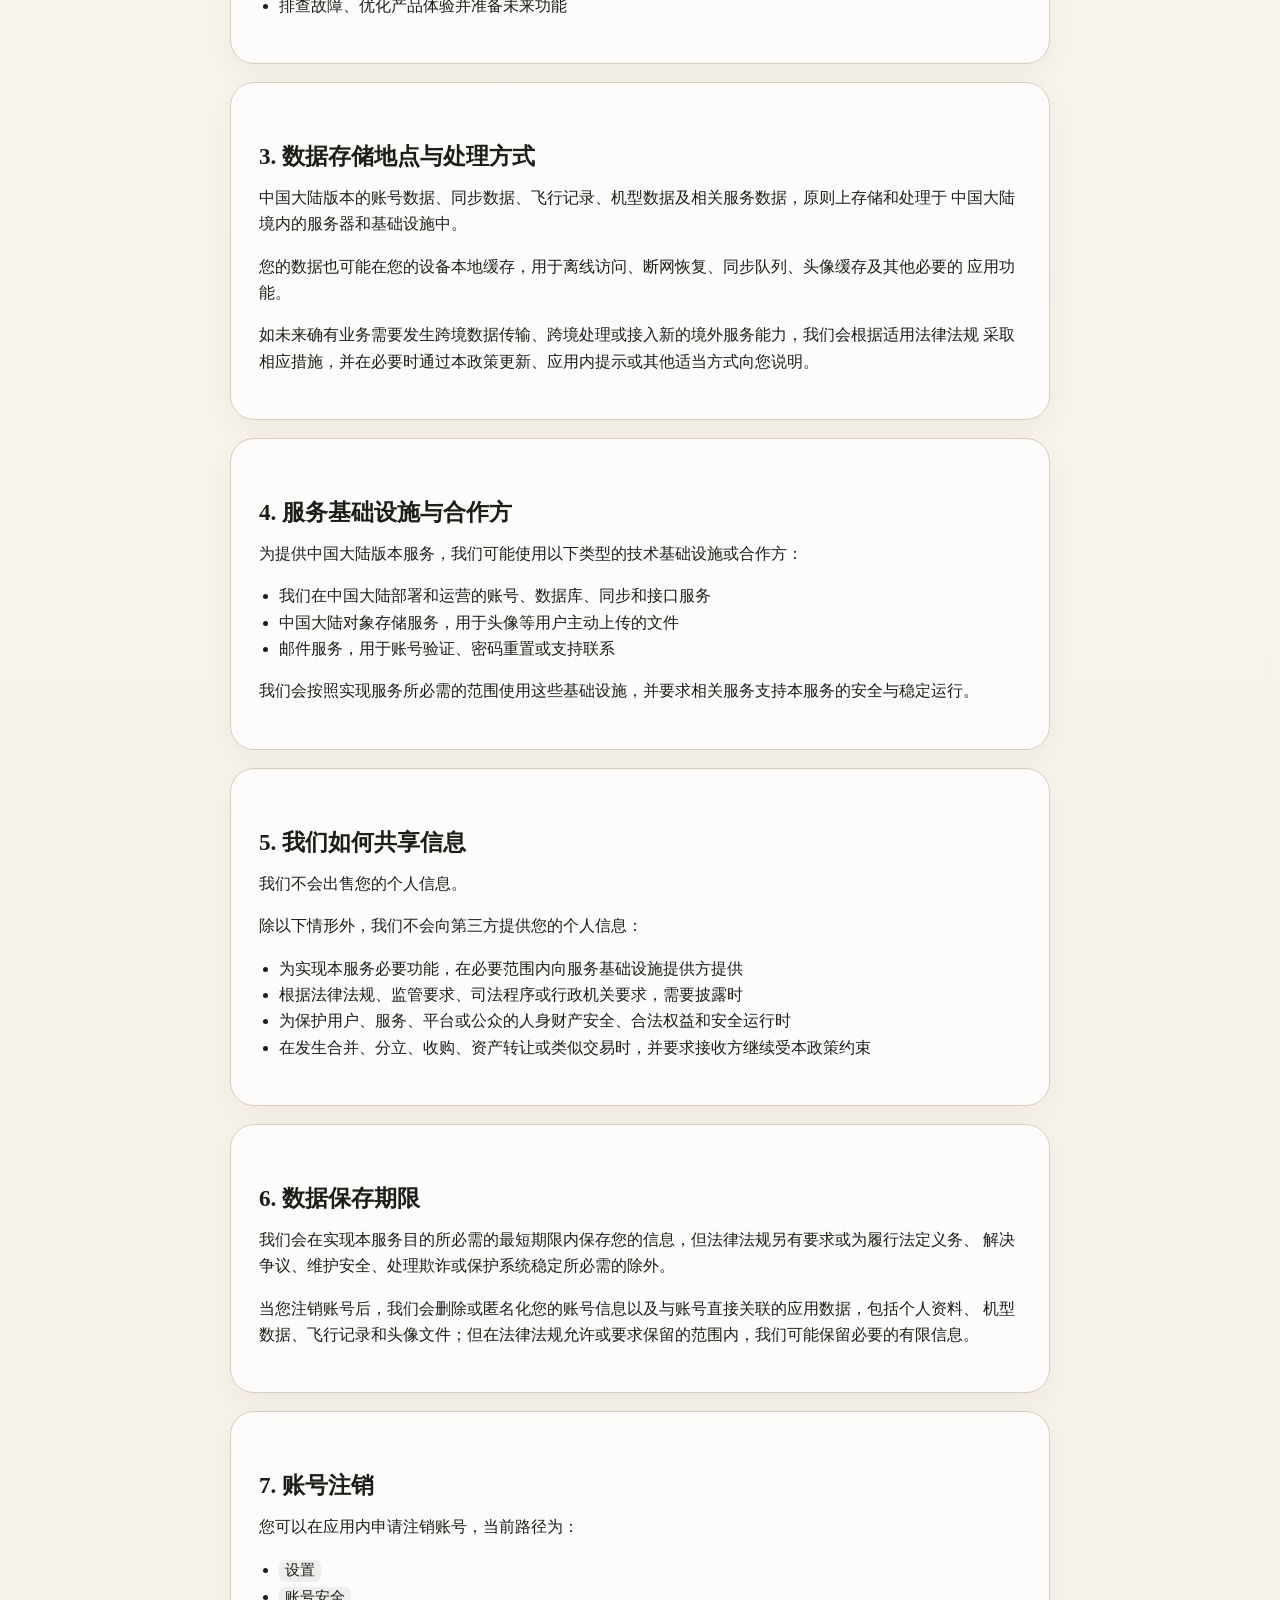
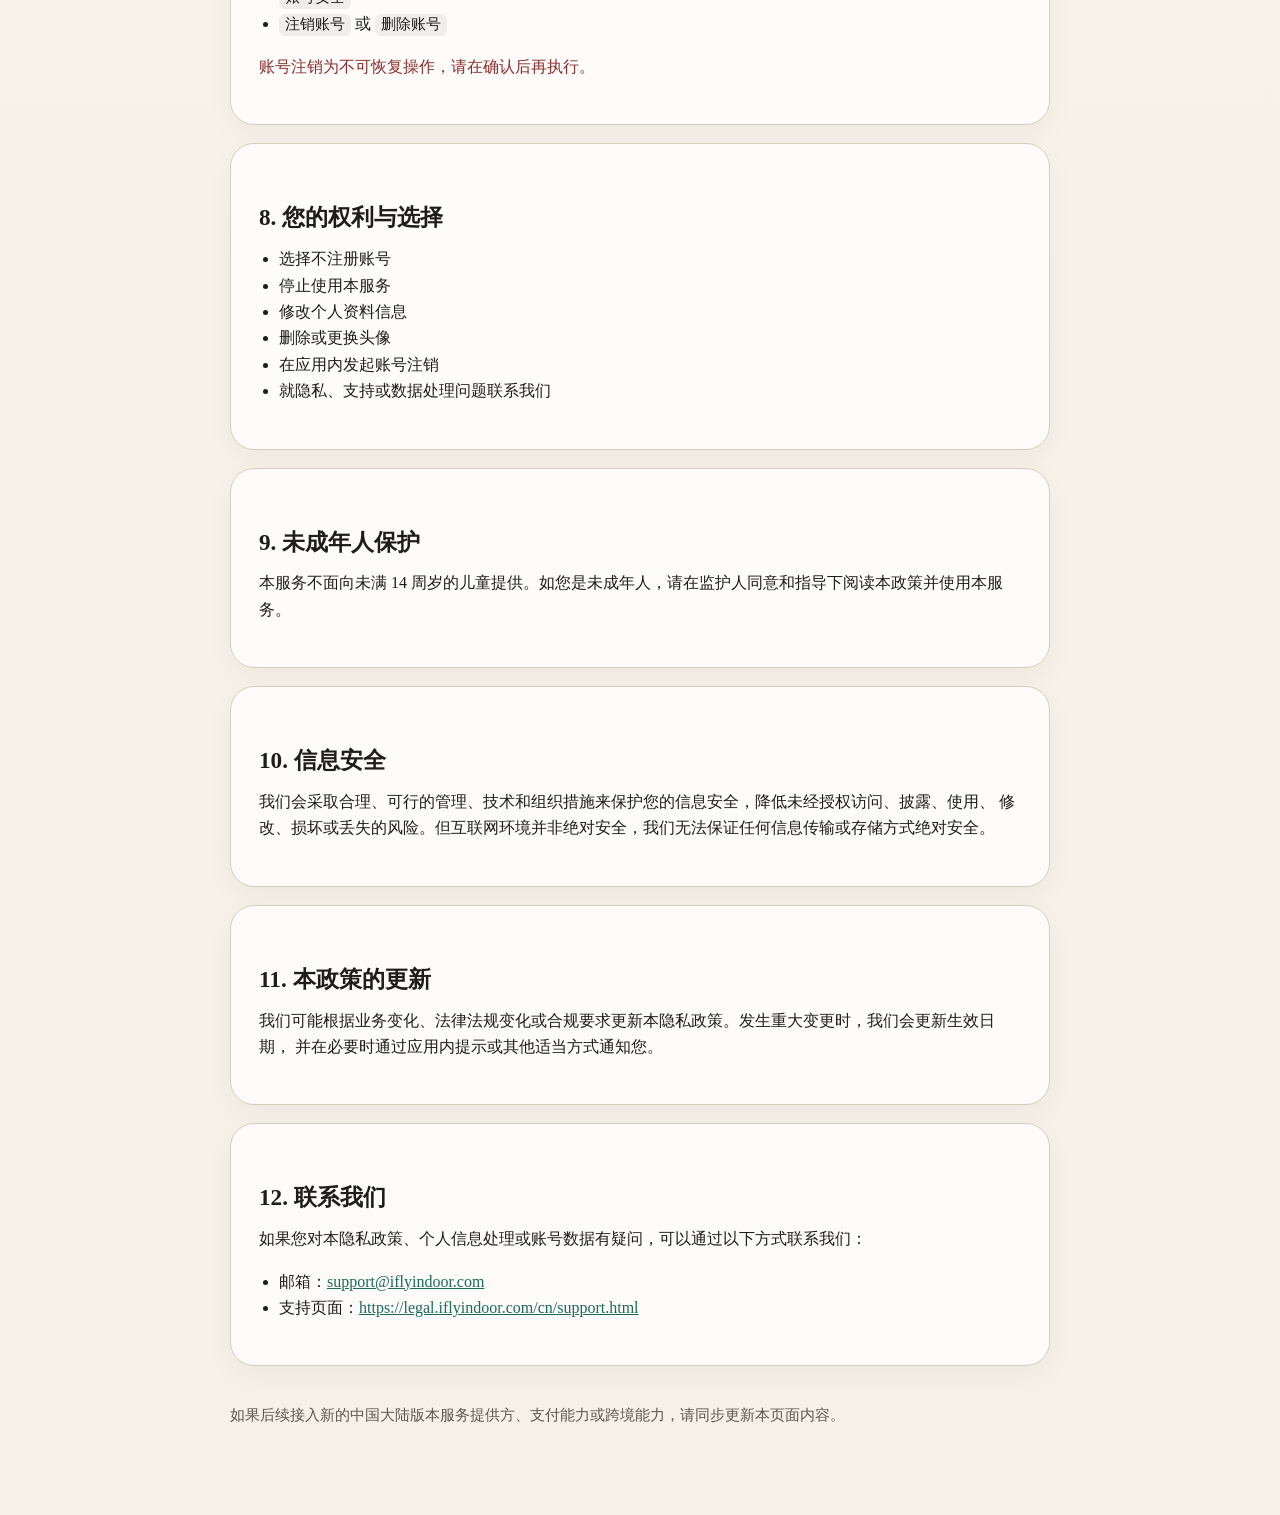
<file: cn/privacy-policy.html>
﻿<!doctype html>
<html lang="zh-CN">
  <head>
    <meta charset="utf-8">
    <meta name="viewport" content="width=device-width, initial-scale=1">
    <title>隐私政策 - I Fly Indoor 中国大陆版本</title>
    <link rel="stylesheet" href="../styles.css">
  </head>
  <body>
    <main class="page">
      <p><a class="back-link" href="index.html">← 返回中国大陆版本首页</a></p>

      <section class="hero">
        <div class="eyebrow">隐私政策</div>
        <h1>I Fly Indoor 中国大陆版本隐私政策</h1>
        <p class="meta">生效日期：<strong>2026-06-20</strong></p>
        <p>
          <strong>I Fly Indoor</strong> 中国大陆版本（以下简称“本服务”）为用户提供室内飞行记录、
          机型管理、数据同步和个人资料管理功能。本隐私政策说明我们收集哪些信息、如何使用这些信息、
          如何存储和保护这些信息，以及您可享有的相关权利。
        </p>
      </section>

      <section class="card">
        <h2>1. 我们收集的信息</h2>

        <h3>账号信息</h3>
        <ul>
          <li>邮箱地址</li>
          <li>用户 ID</li>
          <li>登录和会话相关信息，例如登录时间、设备标识、令牌会话信息</li>
        </ul>

        <h3>个人资料信息</h3>
        <ul>
          <li>昵称或显示名称</li>
          <li>头像或您上传的头像图片</li>
        </ul>

        <h3>您主动提交的内容</h3>
        <ul>
          <li>机型数据</li>
          <li>飞行记录</li>
          <li>飞行相关备注、设置、同步数据及其他您录入的内容</li>
          <li>您主动导出的个人记录内容</li>
        </ul>

        <h3>反馈与支持信息</h3>
        <ul>
          <li>您提交的意见反馈内容</li>
          <li>您提供的联系邮箱或其他联系方式</li>
        </ul>

        <h3>技术与运行信息</h3>
        <ul>
          <li>IP 地址</li>
          <li>设备类型、系统版本、应用版本等基础设备信息</li>
          <li>错误日志、安全日志、接口访问日志和必要的运行诊断信息</li>
        </ul>
      </section>

      <section class="card">
        <h2>2. 我们如何使用信息</h2>
        <ul>
          <li>创建和管理您的账号</li>
          <li>验证您的身份并维持登录状态</li>
          <li>在您授权和使用过程中存储、同步和展示您的数据</li>
          <li>展示个人资料和头像</li>
          <li>支持您创建、编辑、查看和导出飞行数据</li>
          <li>响应您的反馈、支持请求、账号请求和隐私请求</li>
          <li>维护服务安全、稳定运行和防止滥用</li>
          <li>排查故障、优化产品体验并准备未来功能</li>
        </ul>
      </section>

      <section class="card">
        <h2>3. 数据存储地点与处理方式</h2>
        <p>
          中国大陆版本的账号数据、同步数据、飞行记录、机型数据及相关服务数据，原则上存储和处理于
          中国大陆境内的服务器和基础设施中。
        </p>
        <p>
          您的数据也可能在您的设备本地缓存，用于离线访问、断网恢复、同步队列、头像缓存及其他必要的
          应用功能。
        </p>
        <p>
          如未来确有业务需要发生跨境数据传输、跨境处理或接入新的境外服务能力，我们会根据适用法律法规
          采取相应措施，并在必要时通过本政策更新、应用内提示或其他适当方式向您说明。
        </p>
      </section>

      <section class="card">
        <h2>4. 服务基础设施与合作方</h2>
        <p>为提供中国大陆版本服务，我们可能使用以下类型的技术基础设施或合作方：</p>
        <ul>
          <li>我们在中国大陆部署和运营的账号、数据库、同步和接口服务</li>
          <li>中国大陆对象存储服务，用于头像等用户主动上传的文件</li>
          <li>邮件服务，用于账号验证、密码重置或支持联系</li>
        </ul>
        <p>
          我们会按照实现服务所必需的范围使用这些基础设施，并要求相关服务支持本服务的安全与稳定运行。
        </p>
      </section>

      <section class="card">
        <h2>5. 我们如何共享信息</h2>
        <p>我们不会出售您的个人信息。</p>
        <p>除以下情形外，我们不会向第三方提供您的个人信息：</p>
        <ul>
          <li>为实现本服务必要功能，在必要范围内向服务基础设施提供方提供</li>
          <li>根据法律法规、监管要求、司法程序或行政机关要求，需要披露时</li>
          <li>为保护用户、服务、平台或公众的人身财产安全、合法权益和安全运行时</li>
          <li>在发生合并、分立、收购、资产转让或类似交易时，并要求接收方继续受本政策约束</li>
        </ul>
      </section>

      <section class="card">
        <h2>6. 数据保存期限</h2>
        <p>
          我们会在实现本服务目的所必需的最短期限内保存您的信息，但法律法规另有要求或为履行法定义务、
          解决争议、维护安全、处理欺诈或保护系统稳定所必需的除外。
        </p>
        <p>
          当您注销账号后，我们会删除或匿名化您的账号信息以及与账号直接关联的应用数据，包括个人资料、
          机型数据、飞行记录和头像文件；但在法律法规允许或要求保留的范围内，我们可能保留必要的有限信息。
        </p>
      </section>

      <section class="card">
        <h2>7. 账号注销</h2>
        <p>您可以在应用内申请注销账号，当前路径为：</p>
        <ul>
          <li><code>设置</code></li>
          <li><code>账号安全</code></li>
          <li><code>注销账号</code> 或 <code>删除账号</code></li>
        </ul>
        <p class="danger">账号注销为不可恢复操作，请在确认后再执行。</p>
      </section>

      <section class="card">
        <h2>8. 您的权利与选择</h2>
        <ul>
          <li>选择不注册账号</li>
          <li>停止使用本服务</li>
          <li>修改个人资料信息</li>
          <li>删除或更换头像</li>
          <li>在应用内发起账号注销</li>
          <li>就隐私、支持或数据处理问题联系我们</li>
        </ul>
      </section>

      <section class="card">
        <h2>9. 未成年人保护</h2>
        <p>
          本服务不面向未满 14 周岁的儿童提供。如您是未成年人，请在监护人同意和指导下阅读本政策并使用本服务。
        </p>
      </section>

      <section class="card">
        <h2>10. 信息安全</h2>
        <p>
          我们会采取合理、可行的管理、技术和组织措施来保护您的信息安全，降低未经授权访问、披露、使用、
          修改、损坏或丢失的风险。但互联网环境并非绝对安全，我们无法保证任何信息传输或存储方式绝对安全。
        </p>
      </section>

      <section class="card">
        <h2>11. 本政策的更新</h2>
        <p>
          我们可能根据业务变化、法律法规变化或合规要求更新本隐私政策。发生重大变更时，我们会更新生效日期，
          并在必要时通过应用内提示或其他适当方式通知您。
        </p>
      </section>

      <section class="card">
        <h2>12. 联系我们</h2>
        <p>如果您对本隐私政策、个人信息处理或账号数据有疑问，可以通过以下方式联系我们：</p>
        <ul>
          <li>邮箱：<a href="mailto:support@iflyindoor.com">support@iflyindoor.com</a></li>
          <li>支持页面：<a href="https://legal.iflyindoor.com/cn/support.html">https://legal.iflyindoor.com/cn/support.html</a></li>
        </ul>
      </section>

      <p class="footer">
        如果后续接入新的中国大陆版本服务提供方、支付能力或跨境能力，请同步更新本页面内容。
      </p>
    </main>
  </body>
</html>
</file>
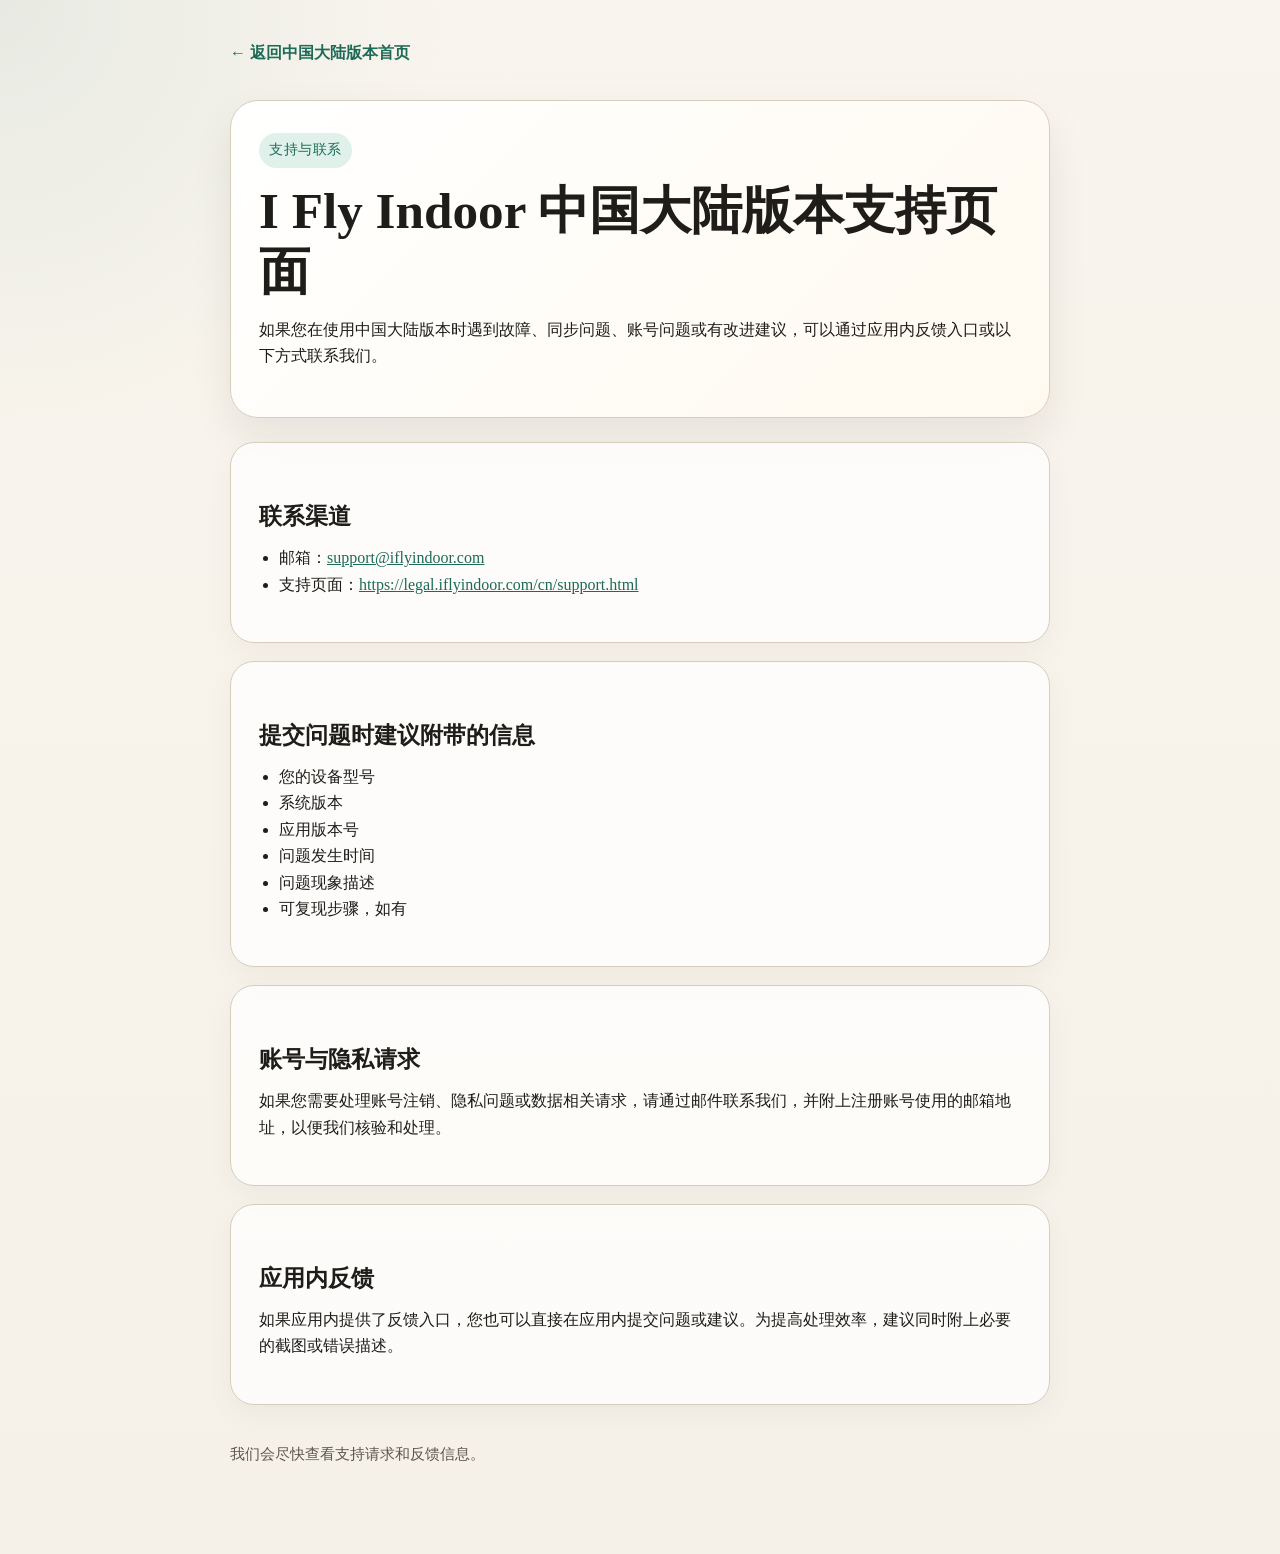
<file: cn/support.html>
﻿<!doctype html>
<html lang="zh-CN">
  <head>
    <meta charset="utf-8">
    <meta name="viewport" content="width=device-width, initial-scale=1">
    <title>支持与联系 - I Fly Indoor 中国大陆版本</title>
    <link rel="stylesheet" href="../styles.css">
  </head>
  <body>
    <main class="page">
      <p><a class="back-link" href="index.html">← 返回中国大陆版本首页</a></p>

      <section class="hero">
        <div class="eyebrow">支持与联系</div>
        <h1>I Fly Indoor 中国大陆版本支持页面</h1>
        <p>
          如果您在使用中国大陆版本时遇到故障、同步问题、账号问题或有改进建议，可以通过应用内反馈入口或以下方式联系我们。
        </p>
      </section>

      <section class="card">
        <h2>联系渠道</h2>
        <ul>
          <li>邮箱：<a href="mailto:support@iflyindoor.com">support@iflyindoor.com</a></li>
          <li>支持页面：<a href="https://legal.iflyindoor.com/cn/support.html">https://legal.iflyindoor.com/cn/support.html</a></li>
        </ul>
      </section>

      <section class="card">
        <h2>提交问题时建议附带的信息</h2>
        <ul>
          <li>您的设备型号</li>
          <li>系统版本</li>
          <li>应用版本号</li>
          <li>问题发生时间</li>
          <li>问题现象描述</li>
          <li>可复现步骤，如有</li>
        </ul>
      </section>

      <section class="card">
        <h2>账号与隐私请求</h2>
        <p>
          如果您需要处理账号注销、隐私问题或数据相关请求，请通过邮件联系我们，并附上注册账号使用的邮箱地址，以便我们核验和处理。
        </p>
      </section>

      <section class="card">
        <h2>应用内反馈</h2>
        <p>
          如果应用内提供了反馈入口，您也可以直接在应用内提交问题或建议。为提高处理效率，建议同时附上必要的截图或错误描述。
        </p>
      </section>

      <p class="footer">
        我们会尽快查看支持请求和反馈信息。
      </p>
    </main>
  </body>
</html>
</file>
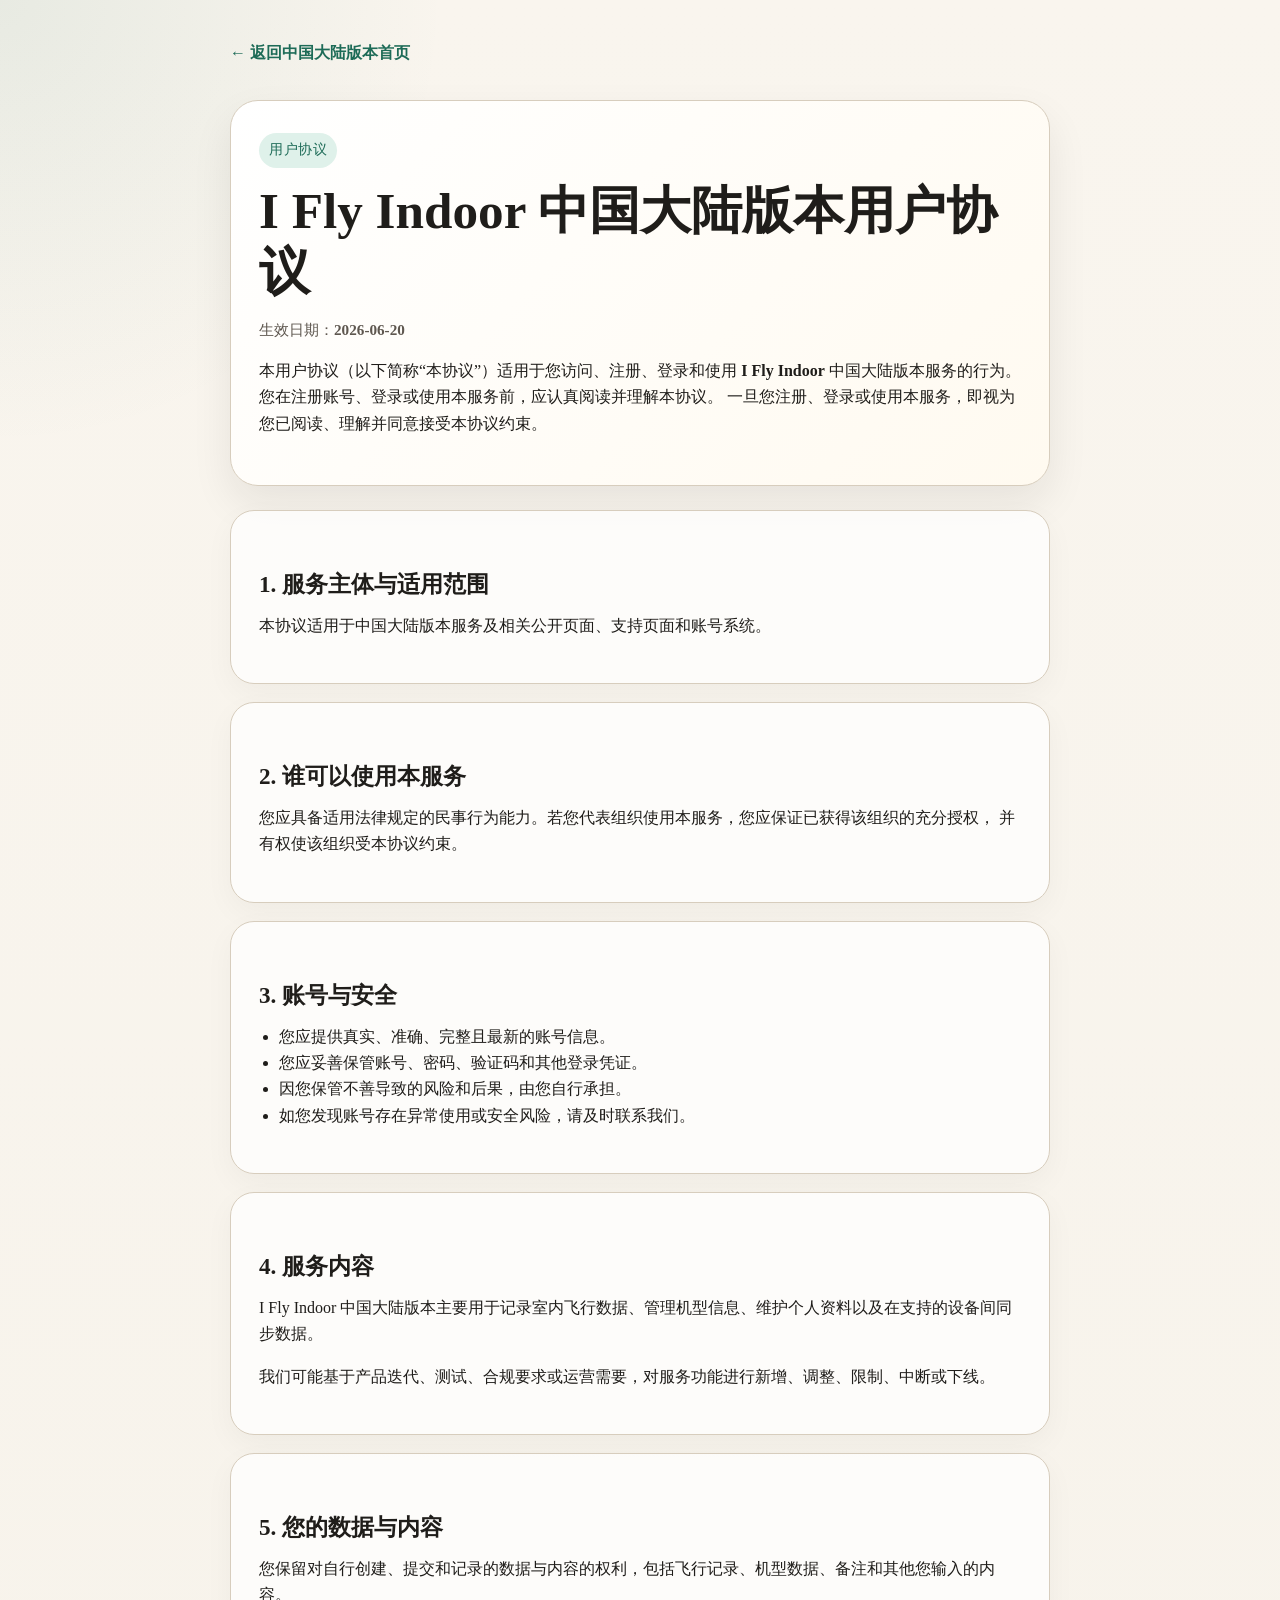
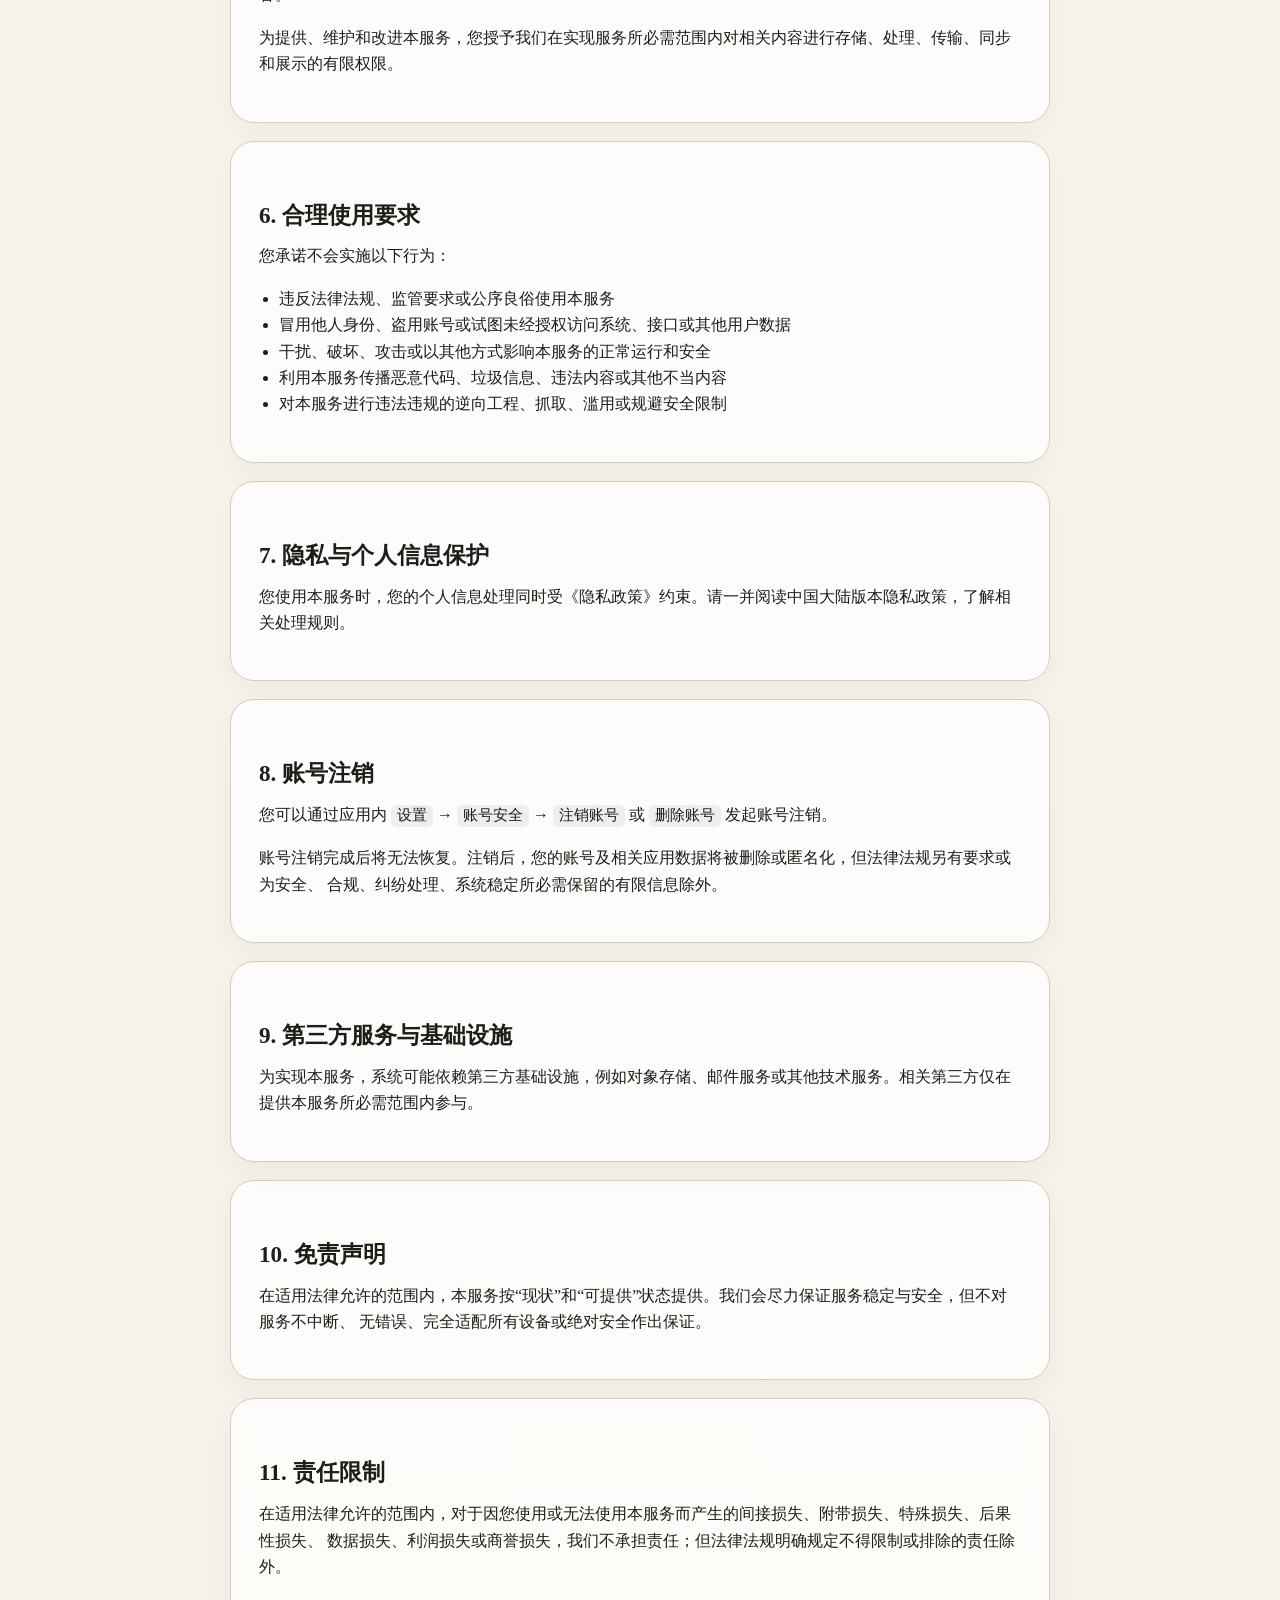
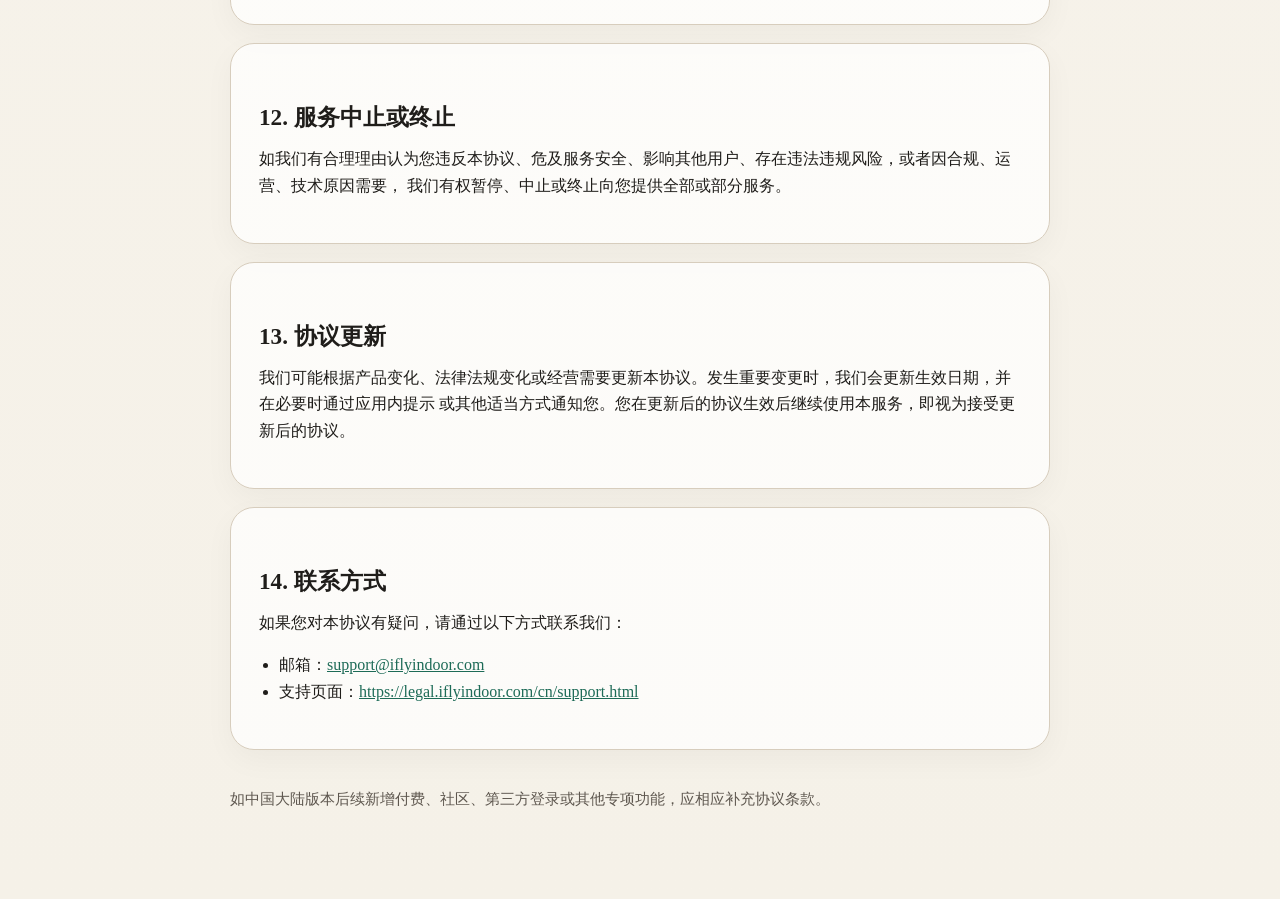
<file: cn/terms-of-service.html>
﻿<!doctype html>
<html lang="zh-CN">
  <head>
    <meta charset="utf-8">
    <meta name="viewport" content="width=device-width, initial-scale=1">
    <title>用户协议 - I Fly Indoor 中国大陆版本</title>
    <link rel="stylesheet" href="../styles.css">
  </head>
  <body>
    <main class="page">
      <p><a class="back-link" href="index.html">← 返回中国大陆版本首页</a></p>

      <section class="hero">
        <div class="eyebrow">用户协议</div>
        <h1>I Fly Indoor 中国大陆版本用户协议</h1>
        <p class="meta">生效日期：<strong>2026-06-20</strong></p>
        <p>
          本用户协议（以下简称“本协议”）适用于您访问、注册、登录和使用 <strong>I Fly Indoor</strong>
          中国大陆版本服务的行为。您在注册账号、登录或使用本服务前，应认真阅读并理解本协议。
          一旦您注册、登录或使用本服务，即视为您已阅读、理解并同意接受本协议约束。
        </p>
      </section>

      <section class="card">
        <h2>1. 服务主体与适用范围</h2>
        <p>
          本协议适用于中国大陆版本服务及相关公开页面、支持页面和账号系统。
        </p>
      </section>

      <section class="card">
        <h2>2. 谁可以使用本服务</h2>
        <p>
          您应具备适用法律规定的民事行为能力。若您代表组织使用本服务，您应保证已获得该组织的充分授权，
          并有权使该组织受本协议约束。
        </p>
      </section>

      <section class="card">
        <h2>3. 账号与安全</h2>
        <ul>
          <li>您应提供真实、准确、完整且最新的账号信息。</li>
          <li>您应妥善保管账号、密码、验证码和其他登录凭证。</li>
          <li>因您保管不善导致的风险和后果，由您自行承担。</li>
          <li>如您发现账号存在异常使用或安全风险，请及时联系我们。</li>
        </ul>
      </section>

      <section class="card">
        <h2>4. 服务内容</h2>
        <p>
          I Fly Indoor 中国大陆版本主要用于记录室内飞行数据、管理机型信息、维护个人资料以及在支持的设备间同步数据。
        </p>
        <p>
          我们可能基于产品迭代、测试、合规要求或运营需要，对服务功能进行新增、调整、限制、中断或下线。
        </p>
      </section>

      <section class="card">
        <h2>5. 您的数据与内容</h2>
        <p>
          您保留对自行创建、提交和记录的数据与内容的权利，包括飞行记录、机型数据、备注和其他您输入的内容。
        </p>
        <p>
          为提供、维护和改进本服务，您授予我们在实现服务所必需范围内对相关内容进行存储、处理、传输、同步和展示的有限权限。
        </p>
      </section>

      <section class="card">
        <h2>6. 合理使用要求</h2>
        <p>您承诺不会实施以下行为：</p>
        <ul>
          <li>违反法律法规、监管要求或公序良俗使用本服务</li>
          <li>冒用他人身份、盗用账号或试图未经授权访问系统、接口或其他用户数据</li>
          <li>干扰、破坏、攻击或以其他方式影响本服务的正常运行和安全</li>
          <li>利用本服务传播恶意代码、垃圾信息、违法内容或其他不当内容</li>
          <li>对本服务进行违法违规的逆向工程、抓取、滥用或规避安全限制</li>
        </ul>
      </section>

      <section class="card">
        <h2>7. 隐私与个人信息保护</h2>
        <p>
          您使用本服务时，您的个人信息处理同时受《隐私政策》约束。请一并阅读中国大陆版本隐私政策，了解相关处理规则。
        </p>
      </section>

      <section class="card">
        <h2>8. 账号注销</h2>
        <p>
          您可以通过应用内 <code>设置</code> → <code>账号安全</code> → <code>注销账号</code> 或 <code>删除账号</code>
          发起账号注销。
        </p>
        <p>
          账号注销完成后将无法恢复。注销后，您的账号及相关应用数据将被删除或匿名化，但法律法规另有要求或为安全、
          合规、纠纷处理、系统稳定所必需保留的有限信息除外。
        </p>
      </section>

      <section class="card">
        <h2>9. 第三方服务与基础设施</h2>
        <p>
          为实现本服务，系统可能依赖第三方基础设施，例如对象存储、邮件服务或其他技术服务。相关第三方仅在提供本服务所必需范围内参与。
        </p>
      </section>

      <section class="card">
        <h2>10. 免责声明</h2>
        <p>
          在适用法律允许的范围内，本服务按“现状”和“可提供”状态提供。我们会尽力保证服务稳定与安全，但不对服务不中断、
          无错误、完全适配所有设备或绝对安全作出保证。
        </p>
      </section>

      <section class="card">
        <h2>11. 责任限制</h2>
        <p>
          在适用法律允许的范围内，对于因您使用或无法使用本服务而产生的间接损失、附带损失、特殊损失、后果性损失、
          数据损失、利润损失或商誉损失，我们不承担责任；但法律法规明确规定不得限制或排除的责任除外。
        </p>
      </section>

      <section class="card">
        <h2>12. 服务中止或终止</h2>
        <p>
          如我们有合理理由认为您违反本协议、危及服务安全、影响其他用户、存在违法违规风险，或者因合规、运营、技术原因需要，
          我们有权暂停、中止或终止向您提供全部或部分服务。
        </p>
      </section>

      <section class="card">
        <h2>13. 协议更新</h2>
        <p>
          我们可能根据产品变化、法律法规变化或经营需要更新本协议。发生重要变更时，我们会更新生效日期，并在必要时通过应用内提示
          或其他适当方式通知您。您在更新后的协议生效后继续使用本服务，即视为接受更新后的协议。
        </p>
      </section>

      <section class="card">
        <h2>14. 联系方式</h2>
        <p>如果您对本协议有疑问，请通过以下方式联系我们：</p>
        <ul>
          <li>邮箱：<a href="mailto:support@iflyindoor.com">support@iflyindoor.com</a></li>
          <li>支持页面：<a href="https://legal.iflyindoor.com/cn/support.html">https://legal.iflyindoor.com/cn/support.html</a></li>
        </ul>
      </section>

      <p class="footer">
        如中国大陆版本后续新增付费、社区、第三方登录或其他专项功能，应相应补充协议条款。
      </p>
    </main>
  </body>
</html>
</file>
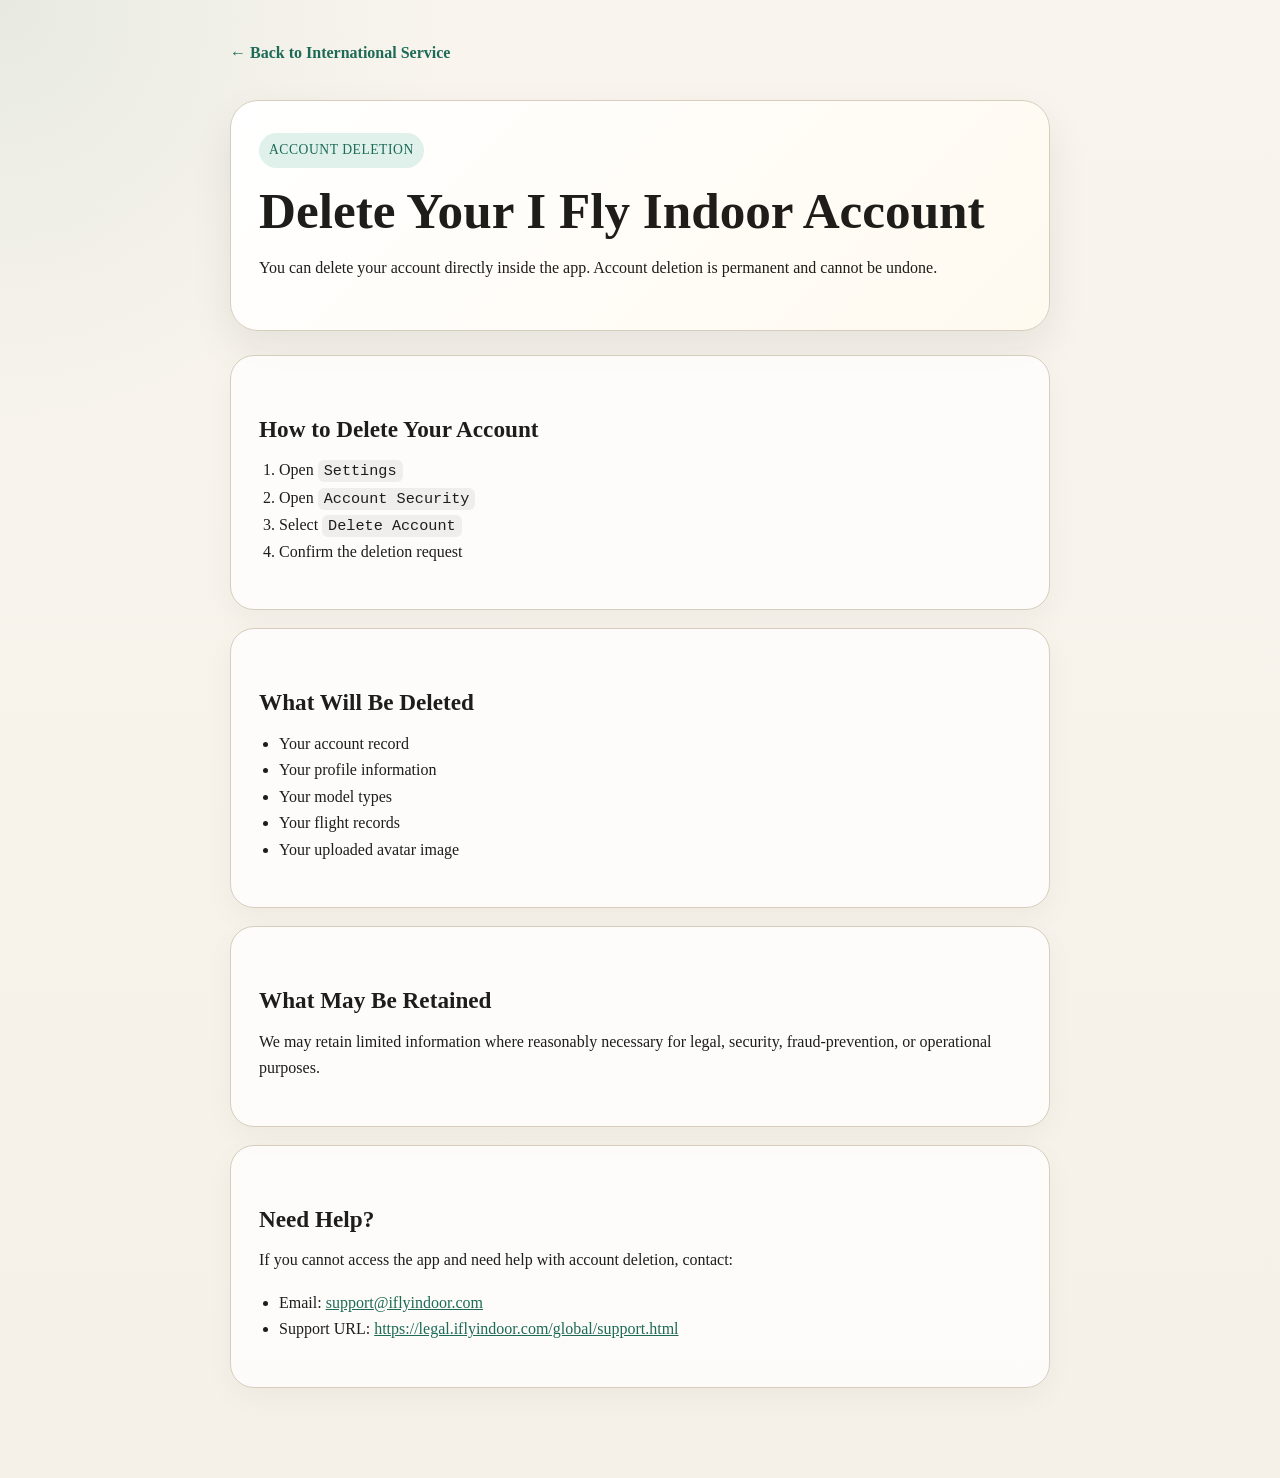
<file: global/account-deletion.html>
﻿<!doctype html>
<html lang="en">
  <head>
    <meta charset="utf-8">
    <meta name="viewport" content="width=device-width, initial-scale=1">
    <title>Account Deletion - I Fly Indoor</title>
    <link rel="stylesheet" href="../styles.css">
  </head>
  <body>
    <main class="page">
      <p><a class="back-link" href="index.html">← Back to International Service</a></p>

      <section class="hero">
        <div class="eyebrow">Account Deletion</div>
        <h1>Delete Your I Fly Indoor Account</h1>
        <p>
          You can delete your account directly inside the app. Account deletion is
          permanent and cannot be undone.
        </p>
      </section>

      <section class="card">
        <h2>How to Delete Your Account</h2>
        <ol>
          <li>Open <code>Settings</code></li>
          <li>Open <code>Account Security</code></li>
          <li>Select <code>Delete Account</code></li>
          <li>Confirm the deletion request</li>
        </ol>
      </section>

      <section class="card">
        <h2>What Will Be Deleted</h2>
        <ul>
          <li>Your account record</li>
          <li>Your profile information</li>
          <li>Your model types</li>
          <li>Your flight records</li>
          <li>Your uploaded avatar image</li>
        </ul>
      </section>

      <section class="card">
        <h2>What May Be Retained</h2>
        <p>
          We may retain limited information where reasonably necessary for legal,
          security, fraud-prevention, or operational purposes.
        </p>
      </section>

      <section class="card">
        <h2>Need Help?</h2>
        <p>
          If you cannot access the app and need help with account deletion, contact:
        </p>
        <ul>
          <li>Email: <a href="mailto:support@iflyindoor.com">support@iflyindoor.com</a></li>
          <li>Support URL: <a href="https://legal.iflyindoor.com/global/support.html">https://legal.iflyindoor.com/global/support.html</a></li>
        </ul>
      </section>
    </main>
  </body>
</html>
</file>
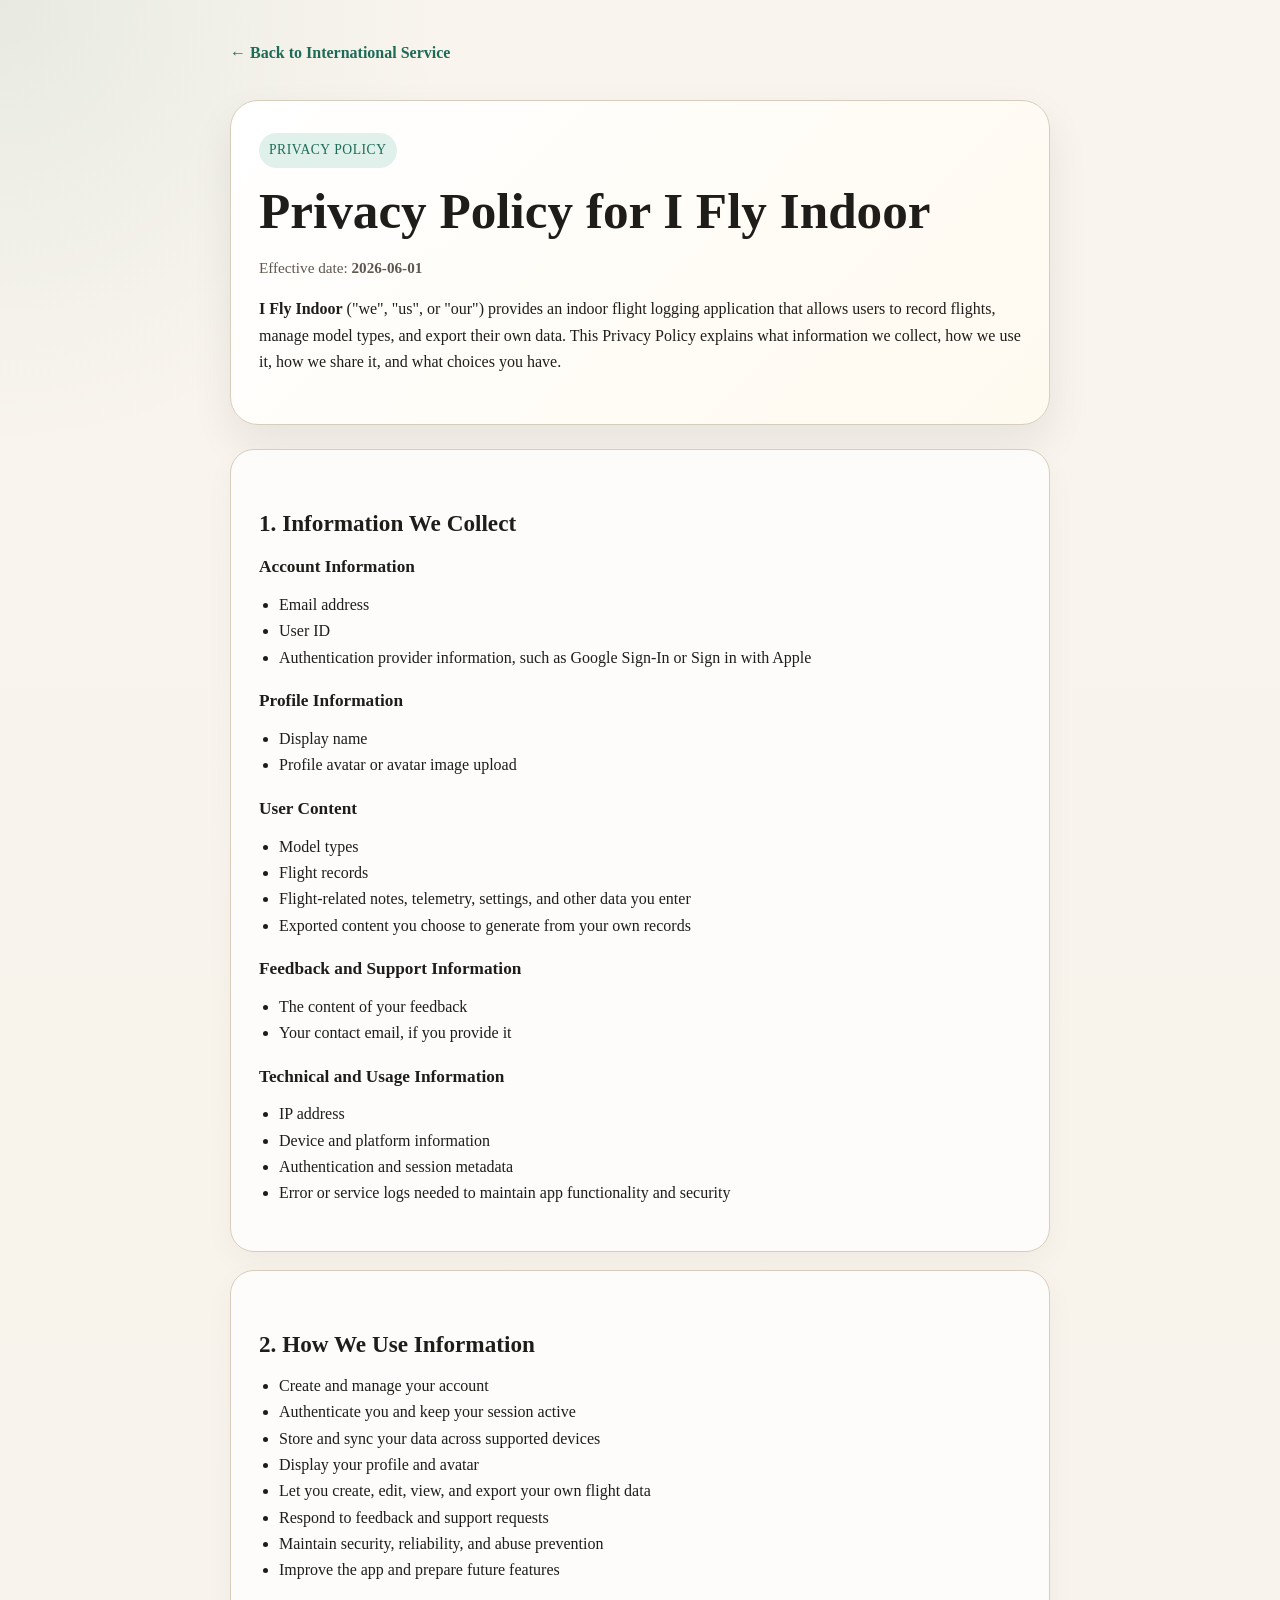
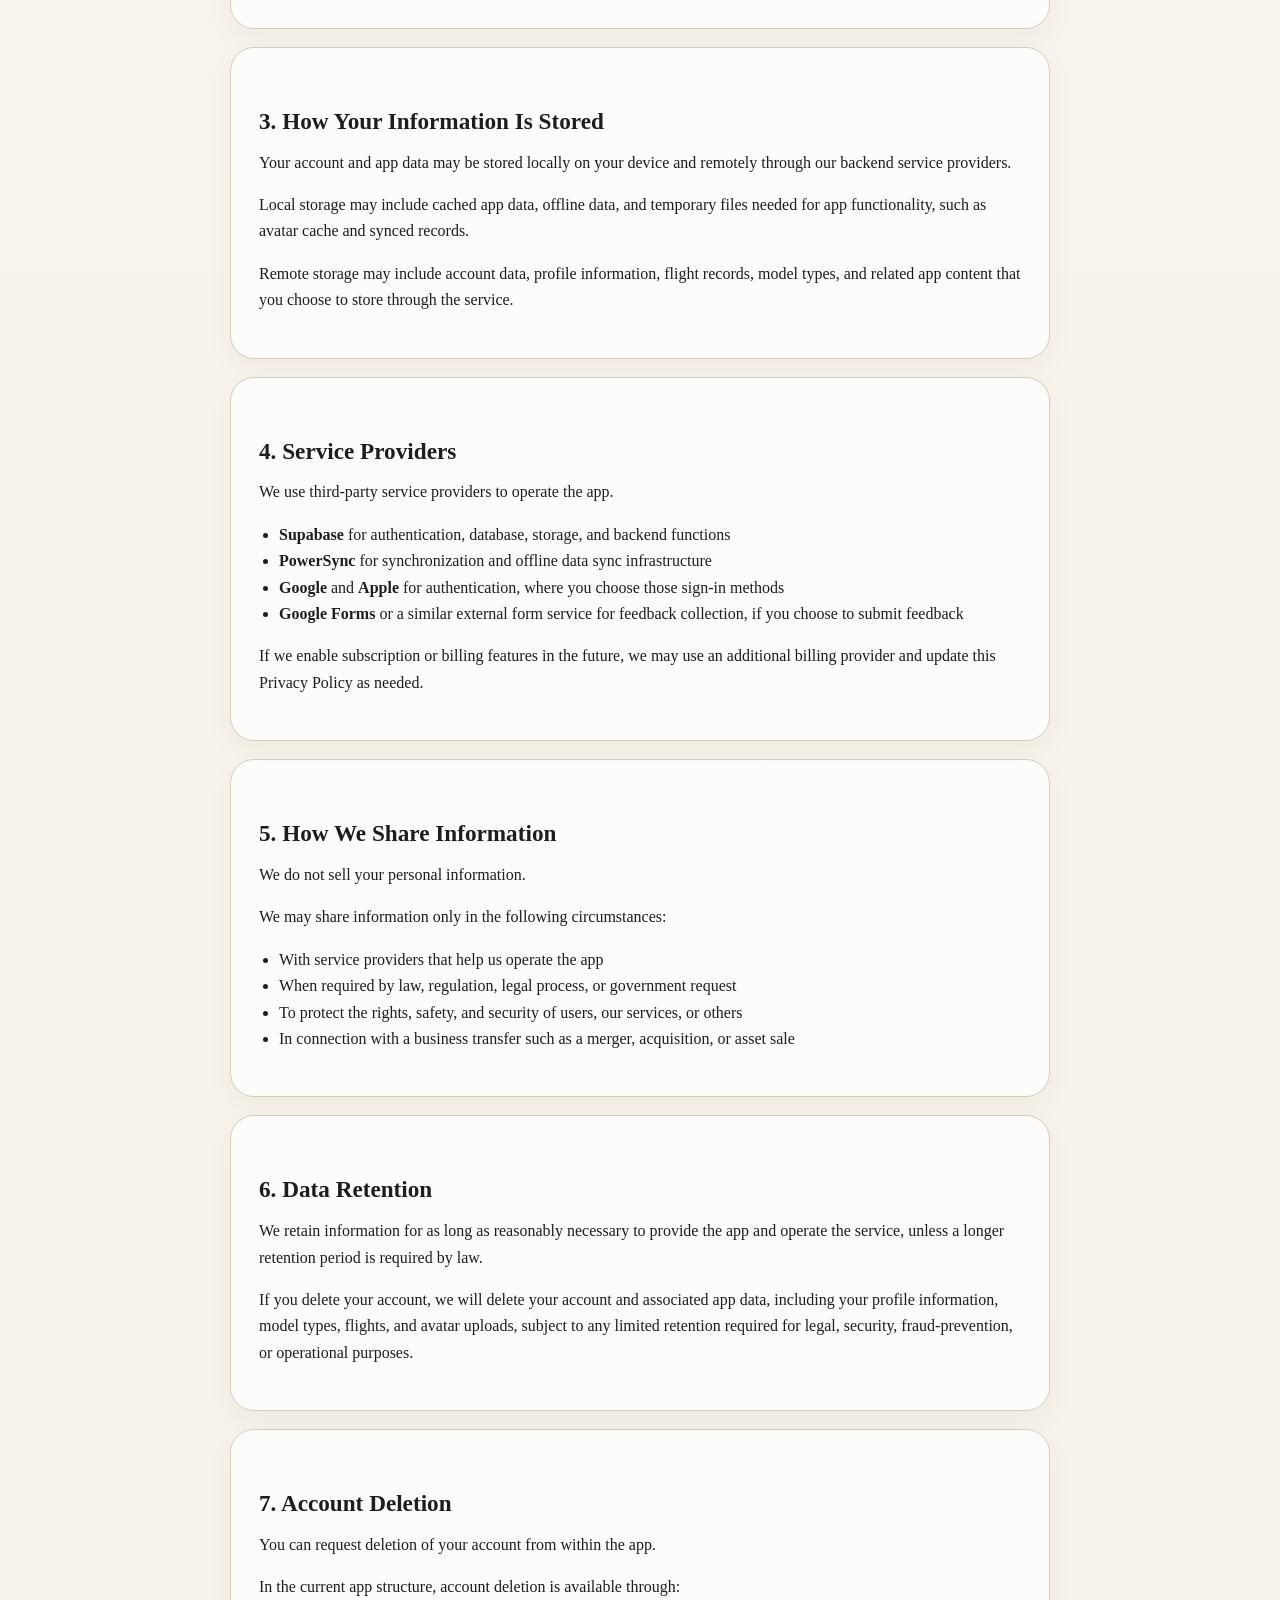
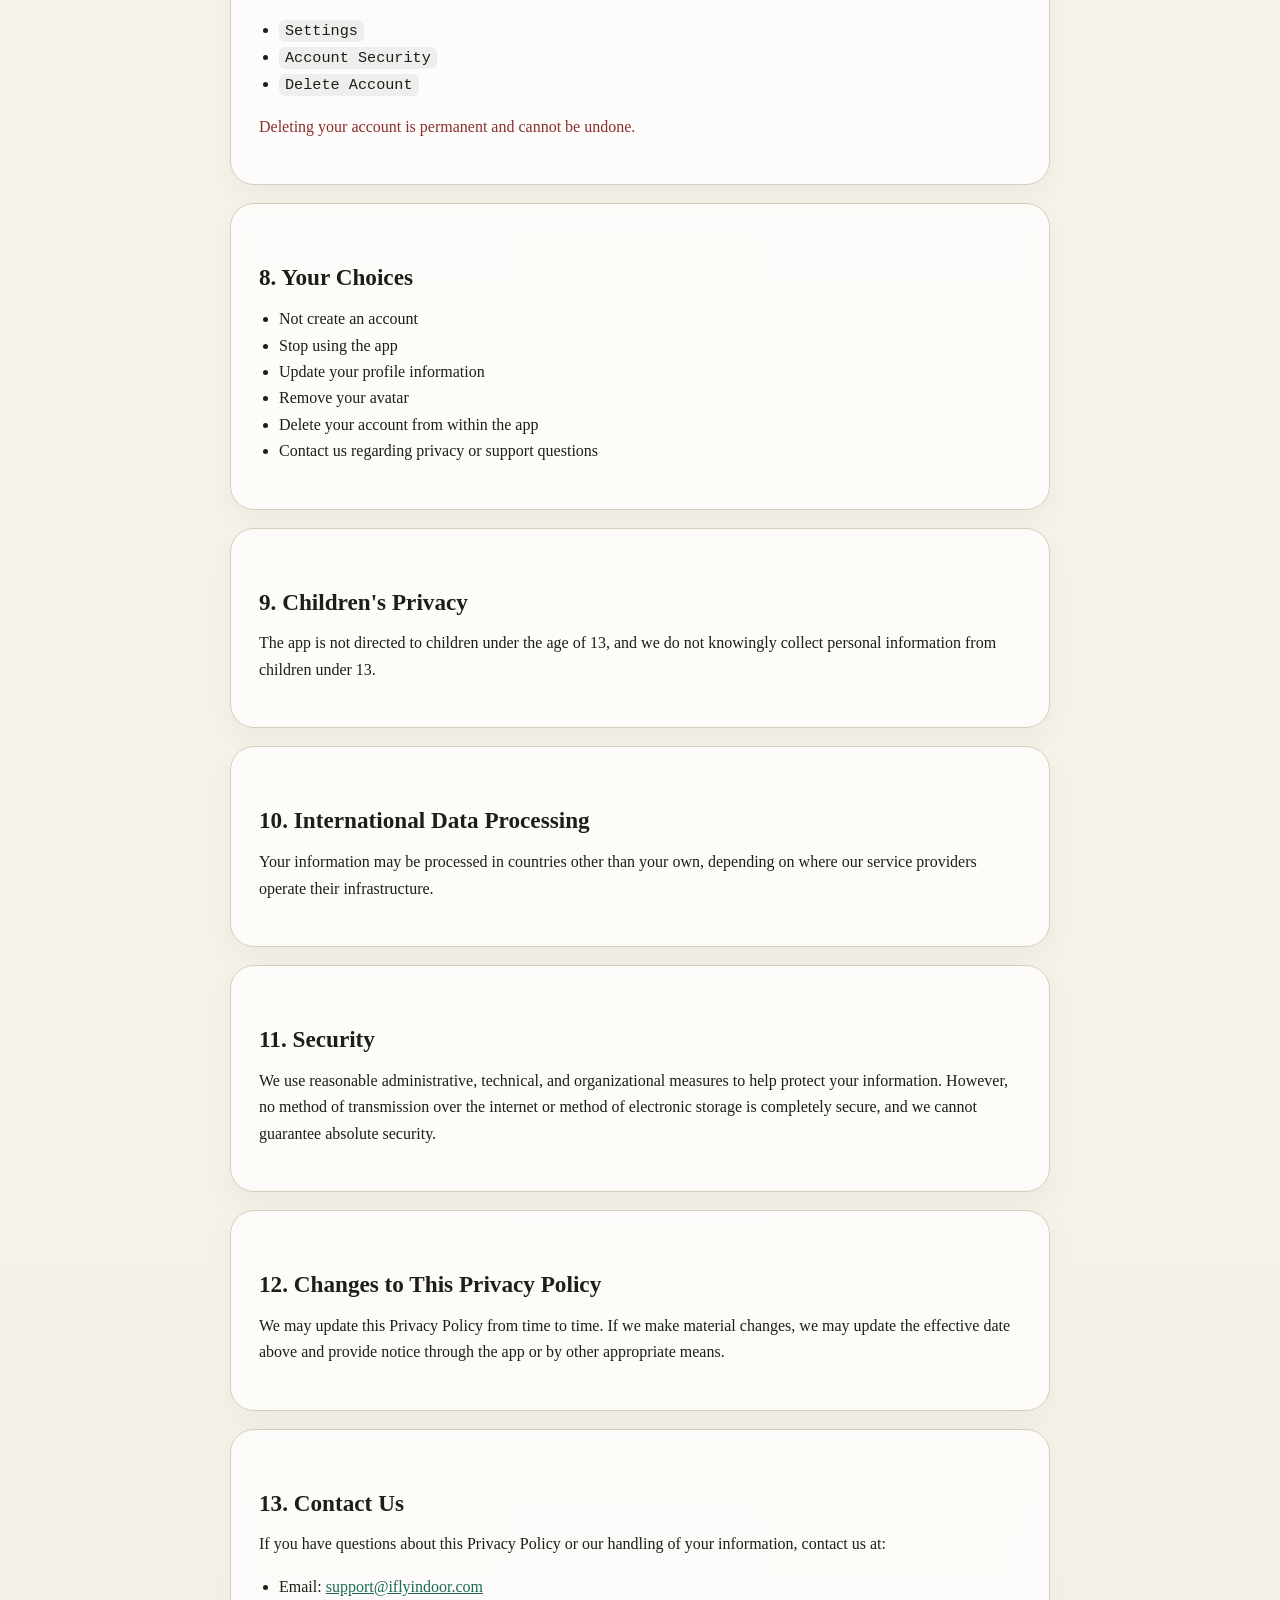
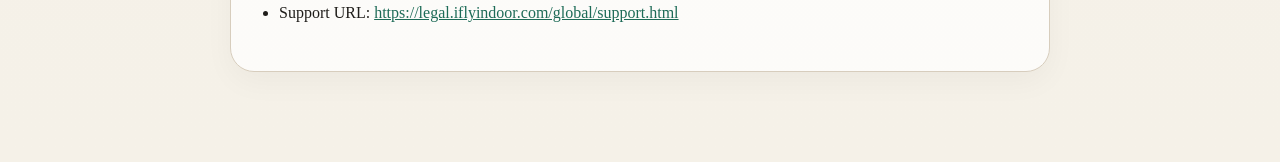
<file: global/privacy-policy.html>
﻿<!doctype html>
<html lang="en">
  <head>
    <meta charset="utf-8">
    <meta name="viewport" content="width=device-width, initial-scale=1">
    <title>Privacy Policy - I Fly Indoor</title>
    <link rel="stylesheet" href="../styles.css">
  </head>
  <body>
    <main class="page">
      <p><a class="back-link" href="index.html">← Back to International Service</a></p>

      <section class="hero">
        <div class="eyebrow">Privacy Policy</div>
        <h1>Privacy Policy for I Fly Indoor</h1>
        <p class="meta">Effective date: <strong>2026-06-01</strong></p>
        <p>
          <strong>I Fly Indoor</strong> ("we", "us", or "our") provides an indoor
          flight logging application that allows users to record flights, manage
          model types, and export their own data. This Privacy Policy explains what
          information we collect, how we use it, how we share it, and what choices
          you have.
        </p>
      </section>

      <section class="card">
        <h2>1. Information We Collect</h2>

        <h3>Account Information</h3>
        <ul>
          <li>Email address</li>
          <li>User ID</li>
          <li>Authentication provider information, such as Google Sign-In or Sign in with Apple</li>
        </ul>

        <h3>Profile Information</h3>
        <ul>
          <li>Display name</li>
          <li>Profile avatar or avatar image upload</li>
        </ul>

        <h3>User Content</h3>
        <ul>
          <li>Model types</li>
          <li>Flight records</li>
          <li>Flight-related notes, telemetry, settings, and other data you enter</li>
          <li>Exported content you choose to generate from your own records</li>
        </ul>

        <h3>Feedback and Support Information</h3>
        <ul>
          <li>The content of your feedback</li>
          <li>Your contact email, if you provide it</li>
        </ul>

        <h3>Technical and Usage Information</h3>
        <ul>
          <li>IP address</li>
          <li>Device and platform information</li>
          <li>Authentication and session metadata</li>
          <li>Error or service logs needed to maintain app functionality and security</li>
        </ul>
      </section>

      <section class="card">
        <h2>2. How We Use Information</h2>
        <ul>
          <li>Create and manage your account</li>
          <li>Authenticate you and keep your session active</li>
          <li>Store and sync your data across supported devices</li>
          <li>Display your profile and avatar</li>
          <li>Let you create, edit, view, and export your own flight data</li>
          <li>Respond to feedback and support requests</li>
          <li>Maintain security, reliability, and abuse prevention</li>
          <li>Improve the app and prepare future features</li>
        </ul>
      </section>

      <section class="card">
        <h2>3. How Your Information Is Stored</h2>
        <p>
          Your account and app data may be stored locally on your device and
          remotely through our backend service providers.
        </p>
        <p>
          Local storage may include cached app data, offline data, and temporary
          files needed for app functionality, such as avatar cache and synced
          records.
        </p>
        <p>
          Remote storage may include account data, profile information, flight
          records, model types, and related app content that you choose to store
          through the service.
        </p>
      </section>

      <section class="card">
        <h2>4. Service Providers</h2>
        <p>We use third-party service providers to operate the app.</p>
        <ul>
          <li><strong>Supabase</strong> for authentication, database, storage, and backend functions</li>
          <li><strong>PowerSync</strong> for synchronization and offline data sync infrastructure</li>
          <li><strong>Google</strong> and <strong>Apple</strong> for authentication, where you choose those sign-in methods</li>
          <li><strong>Google Forms</strong> or a similar external form service for feedback collection, if you choose to submit feedback</li>
        </ul>
        <p>
          If we enable subscription or billing features in the future, we may use
          an additional billing provider and update this Privacy Policy as needed.
        </p>
      </section>

      <section class="card">
        <h2>5. How We Share Information</h2>
        <p>We do not sell your personal information.</p>
        <p>We may share information only in the following circumstances:</p>
        <ul>
          <li>With service providers that help us operate the app</li>
          <li>When required by law, regulation, legal process, or government request</li>
          <li>To protect the rights, safety, and security of users, our services, or others</li>
          <li>In connection with a business transfer such as a merger, acquisition, or asset sale</li>
        </ul>
      </section>

      <section class="card">
        <h2>6. Data Retention</h2>
        <p>
          We retain information for as long as reasonably necessary to provide the
          app and operate the service, unless a longer retention period is required
          by law.
        </p>
        <p>
          If you delete your account, we will delete your account and associated app
          data, including your profile information, model types, flights, and avatar
          uploads, subject to any limited retention required for legal, security,
          fraud-prevention, or operational purposes.
        </p>
      </section>

      <section class="card">
        <h2>7. Account Deletion</h2>
        <p>You can request deletion of your account from within the app.</p>
        <p>In the current app structure, account deletion is available through:</p>
        <ul>
          <li><code>Settings</code></li>
          <li><code>Account Security</code></li>
          <li><code>Delete Account</code></li>
        </ul>
        <p class="danger">Deleting your account is permanent and cannot be undone.</p>
      </section>

      <section class="card">
        <h2>8. Your Choices</h2>
        <ul>
          <li>Not create an account</li>
          <li>Stop using the app</li>
          <li>Update your profile information</li>
          <li>Remove your avatar</li>
          <li>Delete your account from within the app</li>
          <li>Contact us regarding privacy or support questions</li>
        </ul>
      </section>

      <section class="card">
        <h2>9. Children's Privacy</h2>
        <p>
          The app is not directed to children under the age of 13, and we do not
          knowingly collect personal information from children under 13.
        </p>
      </section>

      <section class="card">
        <h2>10. International Data Processing</h2>
        <p>
          Your information may be processed in countries other than your own,
          depending on where our service providers operate their infrastructure.
        </p>
      </section>

      <section class="card">
        <h2>11. Security</h2>
        <p>
          We use reasonable administrative, technical, and organizational measures
          to help protect your information. However, no method of transmission over
          the internet or method of electronic storage is completely secure, and we
          cannot guarantee absolute security.
        </p>
      </section>

      <section class="card">
        <h2>12. Changes to This Privacy Policy</h2>
        <p>
          We may update this Privacy Policy from time to time. If we make material
          changes, we may update the effective date above and provide notice through
          the app or by other appropriate means.
        </p>
      </section>

      <section class="card">
        <h2>13. Contact Us</h2>
        <p>If you have questions about this Privacy Policy or our handling of your information, contact us at:</p>
        <ul>
          <li>Email: <a href="mailto:support@iflyindoor.com">support@iflyindoor.com</a></li>
          <li>Support URL: <a href="https://legal.iflyindoor.com/global/support.html">https://legal.iflyindoor.com/global/support.html</a></li>
        </ul>
      </section>
    </main>
  </body>
</html>
</file>
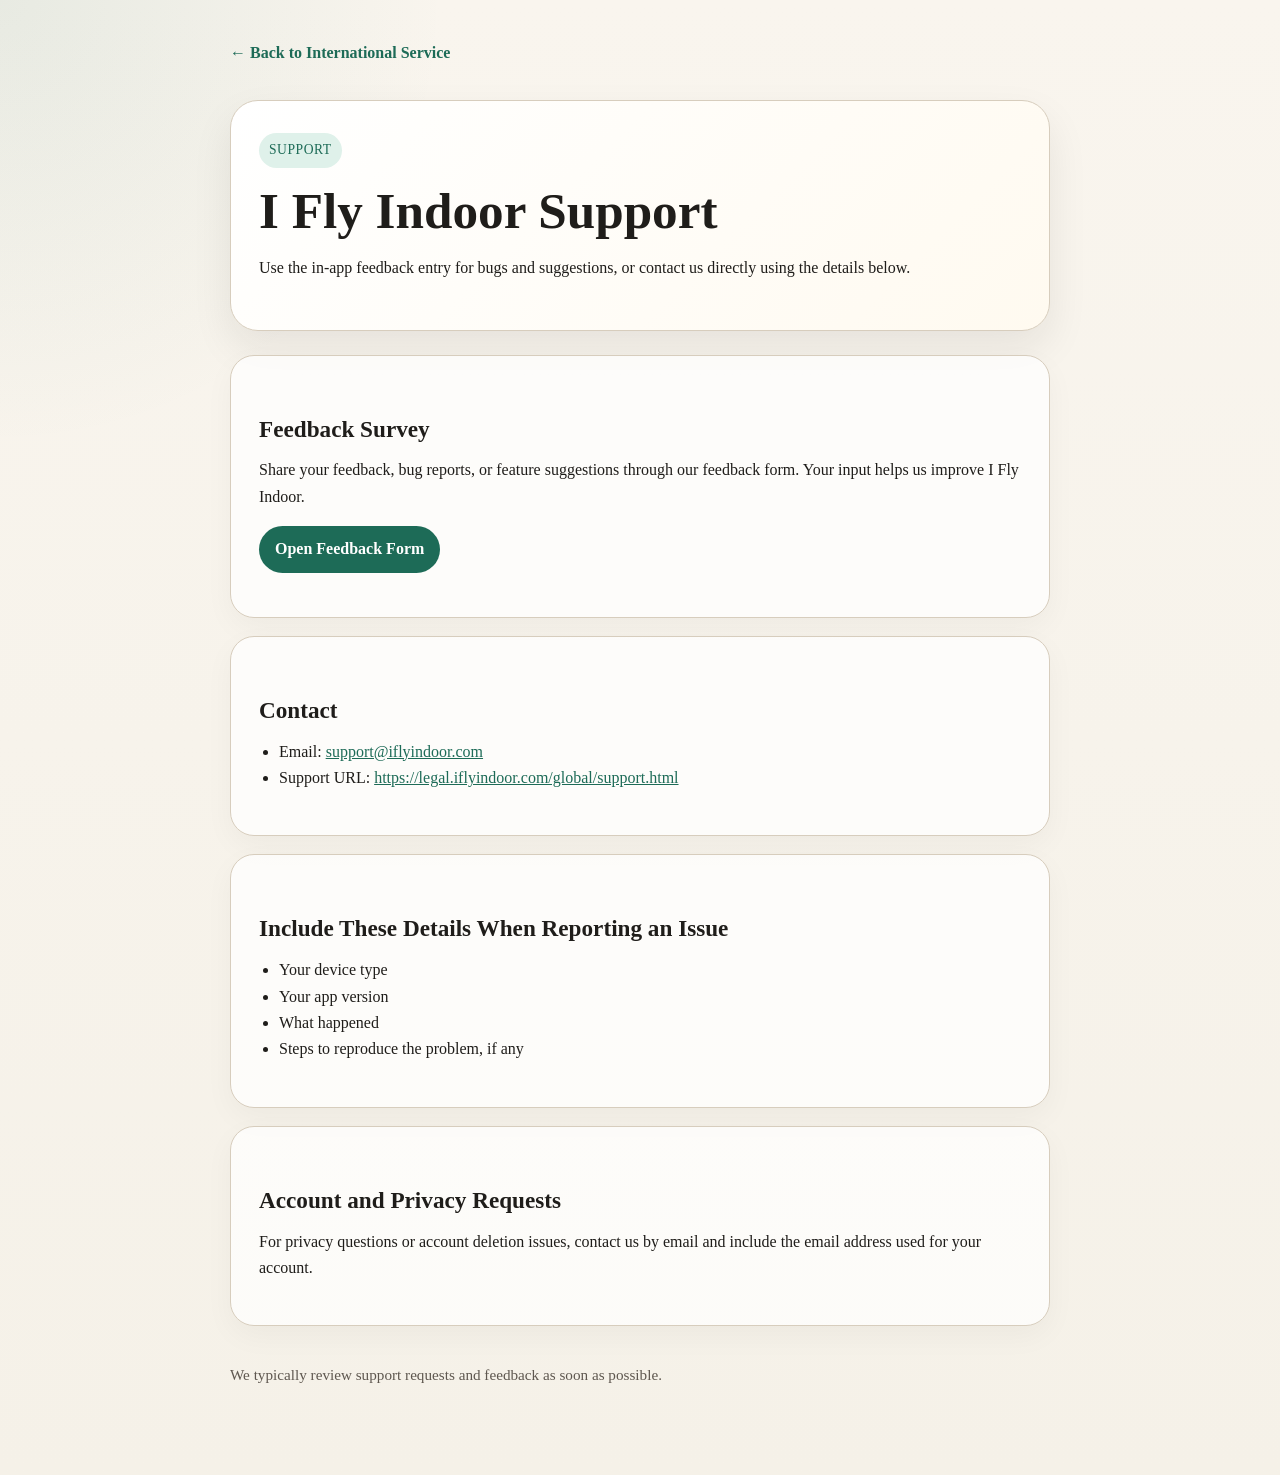
<file: global/support.html>
﻿<!doctype html>
<html lang="en">
  <head>
    <meta charset="utf-8">
    <meta name="viewport" content="width=device-width, initial-scale=1">
    <title>Support - I Fly Indoor</title>
    <link rel="stylesheet" href="../styles.css">
  </head>
  <body>
    <main class="page">
      <p><a class="back-link" href="index.html">← Back to International Service</a></p>

      <section class="hero">
        <div class="eyebrow">Support</div>
        <h1>I Fly Indoor Support</h1>
        <p>
          Use the in-app feedback entry for bugs and suggestions, or contact us
          directly using the details below.
        </p>
      </section>

      <section class="card">
        <h2>Feedback Survey</h2>
        <p>
          Share your feedback, bug reports, or feature suggestions through our
          feedback form. Your input helps us improve I Fly Indoor.
        </p>
        <p>
          <a class="button" href="https://docs.google.com/forms/d/e/1FAIpQLSetoTltd6-YXe81tJ9MYSagfdHBtRi3dKBqN2HQcPKBbxqDIA/viewform?usp=dialog">
            Open Feedback Form
          </a>
        </p>
      </section>

      <section class="card">
        <h2>Contact</h2>
        <ul>
          <li>Email: <a href="mailto:support@iflyindoor.com">support@iflyindoor.com</a></li>
          <li>Support URL: <a href="https://legal.iflyindoor.com/global/support.html">https://legal.iflyindoor.com/global/support.html</a></li>
        </ul>
      </section>

      <section class="card">
        <h2>Include These Details When Reporting an Issue</h2>
        <ul>
          <li>Your device type</li>
          <li>Your app version</li>
          <li>What happened</li>
          <li>Steps to reproduce the problem, if any</li>
        </ul>
      </section>

      <section class="card">
        <h2>Account and Privacy Requests</h2>
        <p>
          For privacy questions or account deletion issues, contact us by email and
          include the email address used for your account.
        </p>
      </section>

      <p class="footer">
        We typically review support requests and feedback as soon as possible.
      </p>
    </main>
  </body>
</html>
</file>
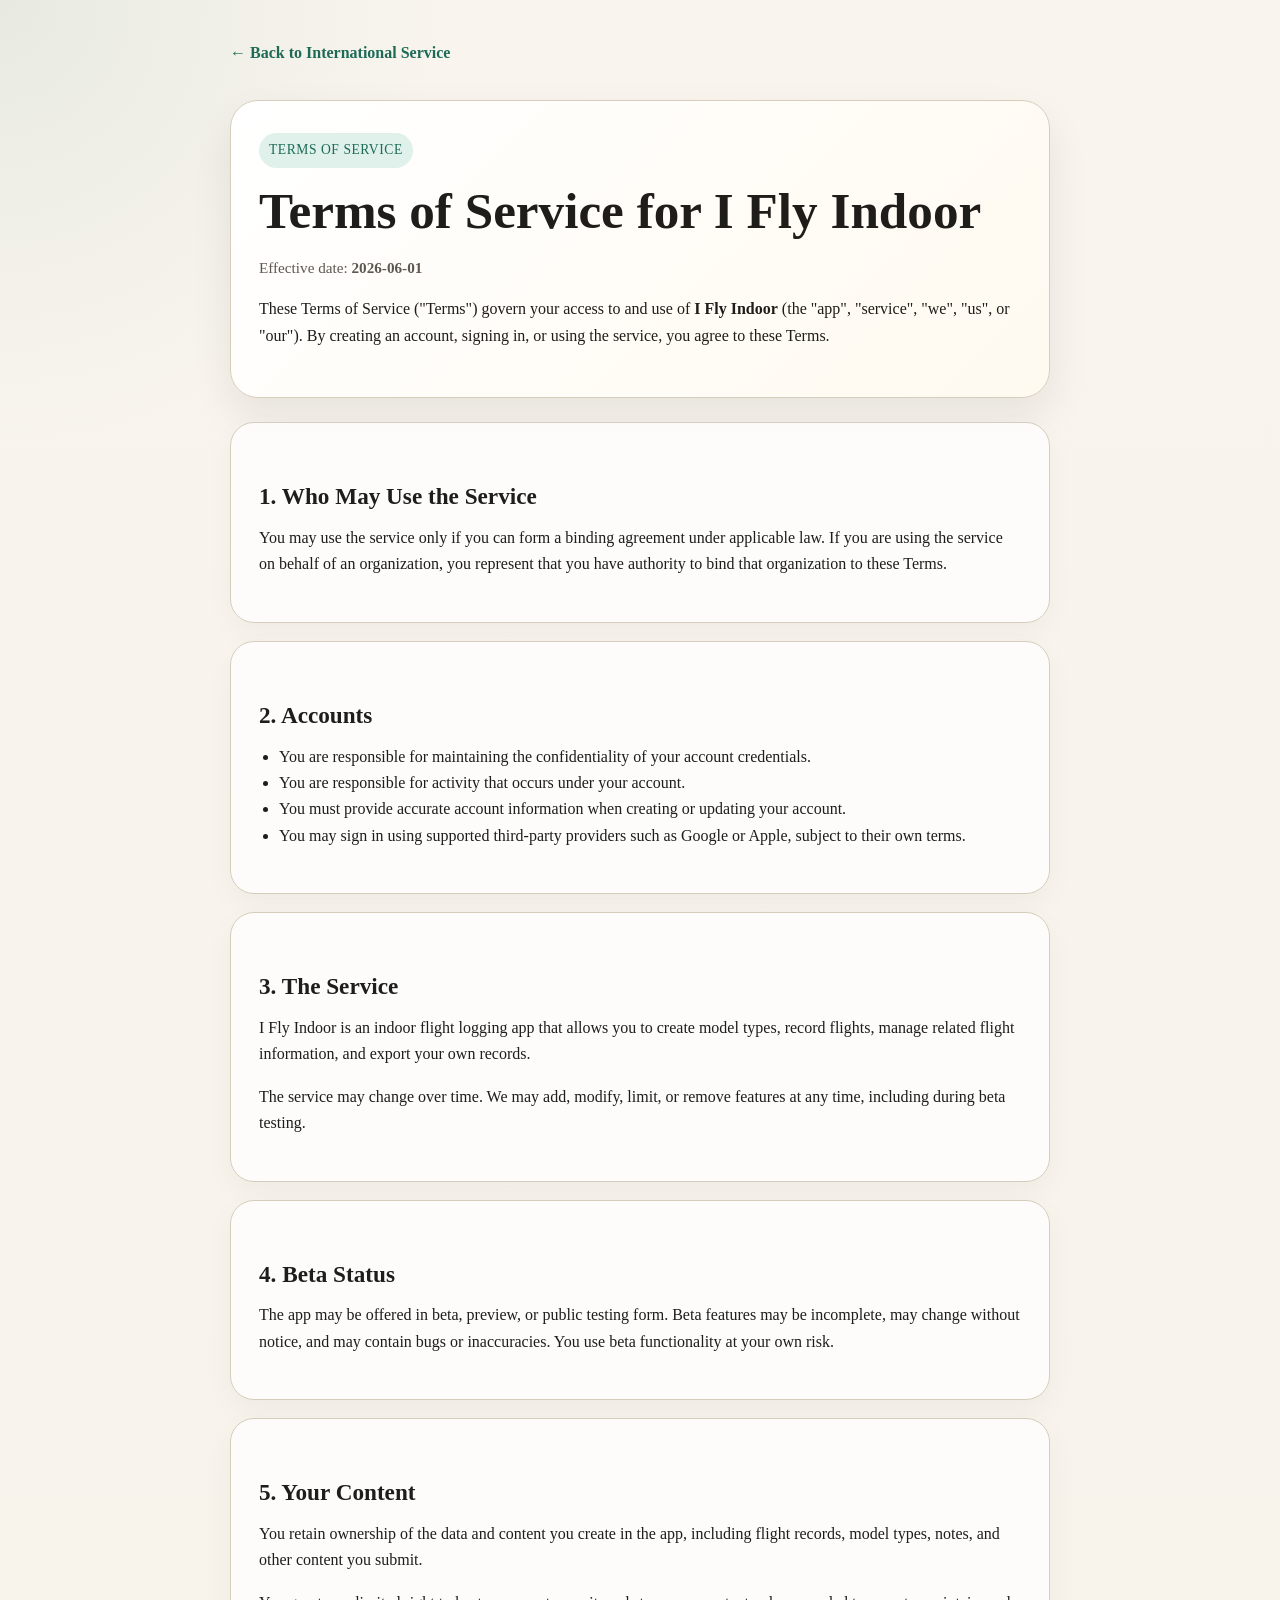
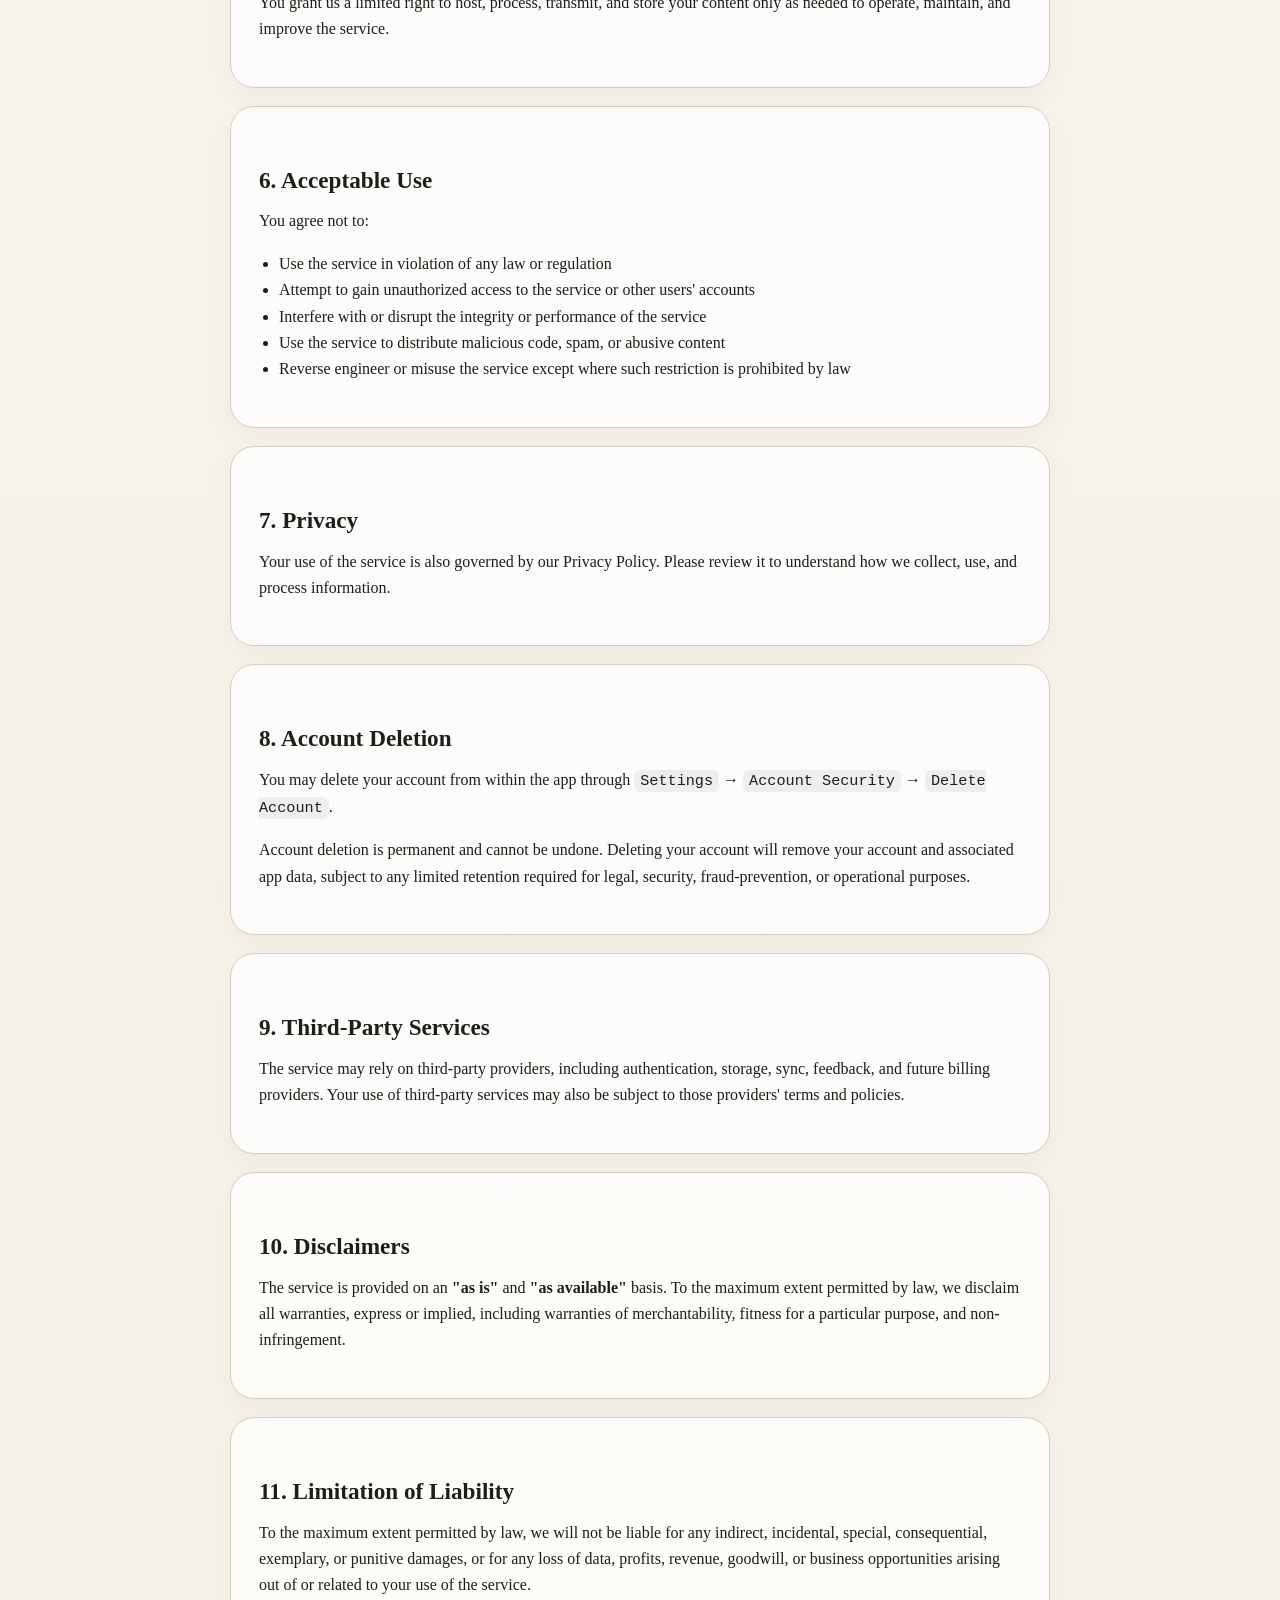
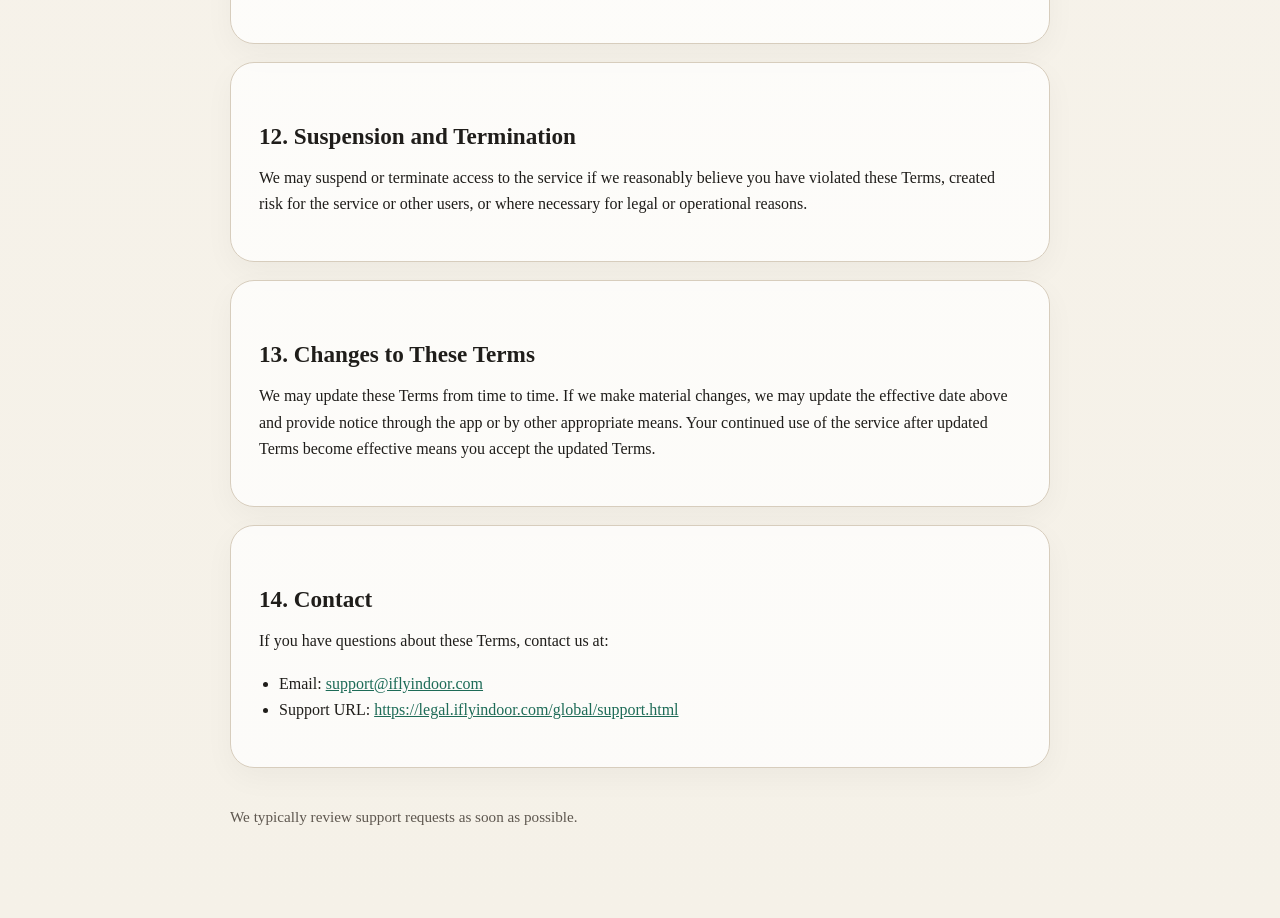
<file: global/terms-of-service.html>
﻿<!doctype html>
<html lang="en">
  <head>
    <meta charset="utf-8">
    <meta name="viewport" content="width=device-width, initial-scale=1">
    <title>Terms of Service - I Fly Indoor</title>
    <link rel="stylesheet" href="../styles.css">
  </head>
  <body>
    <main class="page">
      <p><a class="back-link" href="index.html">← Back to International Service</a></p>

      <section class="hero">
        <div class="eyebrow">Terms of Service</div>
        <h1>Terms of Service for I Fly Indoor</h1>
        <p class="meta">Effective date: <strong>2026-06-01</strong></p>
        <p>
          These Terms of Service ("Terms") govern your access to and use of
          <strong>I Fly Indoor</strong> (the "app", "service", "we", "us", or "our").
          By creating an account, signing in, or using the service, you agree to these Terms.
        </p>
      </section>

      <section class="card">
        <h2>1. Who May Use the Service</h2>
        <p>
          You may use the service only if you can form a binding agreement under applicable law.
          If you are using the service on behalf of an organization, you represent that you have
          authority to bind that organization to these Terms.
        </p>
      </section>

      <section class="card">
        <h2>2. Accounts</h2>
        <ul>
          <li>You are responsible for maintaining the confidentiality of your account credentials.</li>
          <li>You are responsible for activity that occurs under your account.</li>
          <li>You must provide accurate account information when creating or updating your account.</li>
          <li>You may sign in using supported third-party providers such as Google or Apple, subject to their own terms.</li>
        </ul>
      </section>

      <section class="card">
        <h2>3. The Service</h2>
        <p>
          I Fly Indoor is an indoor flight logging app that allows you to create model types,
          record flights, manage related flight information, and export your own records.
        </p>
        <p>
          The service may change over time. We may add, modify, limit, or remove features at any time,
          including during beta testing.
        </p>
      </section>

      <section class="card">
        <h2>4. Beta Status</h2>
        <p>
          The app may be offered in beta, preview, or public testing form. Beta features may be incomplete,
          may change without notice, and may contain bugs or inaccuracies. You use beta functionality at your own risk.
        </p>
      </section>

      <section class="card">
        <h2>5. Your Content</h2>
        <p>
          You retain ownership of the data and content you create in the app, including flight records,
          model types, notes, and other content you submit.
        </p>
        <p>
          You grant us a limited right to host, process, transmit, and store your content only as needed
          to operate, maintain, and improve the service.
        </p>
      </section>

      <section class="card">
        <h2>6. Acceptable Use</h2>
        <p>You agree not to:</p>
        <ul>
          <li>Use the service in violation of any law or regulation</li>
          <li>Attempt to gain unauthorized access to the service or other users' accounts</li>
          <li>Interfere with or disrupt the integrity or performance of the service</li>
          <li>Use the service to distribute malicious code, spam, or abusive content</li>
          <li>Reverse engineer or misuse the service except where such restriction is prohibited by law</li>
        </ul>
      </section>

      <section class="card">
        <h2>7. Privacy</h2>
        <p>
          Your use of the service is also governed by our Privacy Policy.
          Please review it to understand how we collect, use, and process information.
        </p>
      </section>

      <section class="card">
        <h2>8. Account Deletion</h2>
        <p>
          You may delete your account from within the app through <code>Settings</code> &rarr; <code>Account Security</code> &rarr; <code>Delete Account</code>.
        </p>
        <p>
          Account deletion is permanent and cannot be undone. Deleting your account will remove your account and associated app data,
          subject to any limited retention required for legal, security, fraud-prevention, or operational purposes.
        </p>
      </section>

      <section class="card">
        <h2>9. Third-Party Services</h2>
        <p>
          The service may rely on third-party providers, including authentication, storage, sync, feedback, and future billing providers.
          Your use of third-party services may also be subject to those providers' terms and policies.
        </p>
      </section>

      <section class="card">
        <h2>10. Disclaimers</h2>
        <p>
          The service is provided on an <strong>"as is"</strong> and <strong>"as available"</strong> basis.
          To the maximum extent permitted by law, we disclaim all warranties, express or implied,
          including warranties of merchantability, fitness for a particular purpose, and non-infringement.
        </p>
      </section>

      <section class="card">
        <h2>11. Limitation of Liability</h2>
        <p>
          To the maximum extent permitted by law, we will not be liable for any indirect, incidental,
          special, consequential, exemplary, or punitive damages, or for any loss of data, profits,
          revenue, goodwill, or business opportunities arising out of or related to your use of the service.
        </p>
      </section>

      <section class="card">
        <h2>12. Suspension and Termination</h2>
        <p>
          We may suspend or terminate access to the service if we reasonably believe you have violated these Terms,
          created risk for the service or other users, or where necessary for legal or operational reasons.
        </p>
      </section>

      <section class="card">
        <h2>13. Changes to These Terms</h2>
        <p>
          We may update these Terms from time to time. If we make material changes, we may update the effective date above
          and provide notice through the app or by other appropriate means. Your continued use of the service after updated Terms
          become effective means you accept the updated Terms.
        </p>
      </section>

      <section class="card">
        <h2>14. Contact</h2>
        <p>If you have questions about these Terms, contact us at:</p>
        <ul>
          <li>Email: <a href="mailto:support@iflyindoor.com">support@iflyindoor.com</a></li>
          <li>Support URL: <a href="https://legal.iflyindoor.com/global/support.html">https://legal.iflyindoor.com/global/support.html</a></li>
        </ul>
      </section>

      <p class="footer">
        We typically review support requests as soon as possible.
      </p>
    </main>
  </body>
</html>
</file>
<file: styles.css>
﻿:root {
  --bg: #f5f1e8;
  --surface: #fffaf0;
  --surface-strong: #ffffff;
  --text: #1f1d1a;
  --muted: #5e574f;
  --line: #d7cdbd;
  --accent: #1d6b57;
  --accent-soft: #dff1ea;
  --danger: #8a2f2f;
  --shadow: rgba(31, 29, 26, 0.08);
}

* {
  box-sizing: border-box;
}

html {
  font-size: 16px;
}

body {
  margin: 0;
  font-family: Georgia, "Times New Roman", serif;
  background:
    radial-gradient(circle at top left, rgba(29, 107, 87, 0.08), transparent 28rem),
    linear-gradient(180deg, #f9f5ee 0%, var(--bg) 100%);
  color: var(--text);
  line-height: 1.65;
}

ol,
ul {
  margin: 0 0 16px;
  padding-left: 20px;
}

a {
  color: var(--accent);
}

.button {
  display: inline-block;
  padding: 10px 16px;
  border-radius: 999px;
  background: var(--accent);
  color: #ffffff;
  font-weight: 700;
  text-decoration: none;
}

.button:hover {
  background: #155341;
}

.page {
  max-width: 860px;
  margin: 0 auto;
  padding: 40px 20px 72px;
}

.hero {
  background: linear-gradient(135deg, var(--surface-strong), var(--surface));
  border: 1px solid var(--line);
  border-radius: 28px;
  box-shadow: 0 18px 40px var(--shadow);
  padding: 32px 28px;
  margin-bottom: 24px;
}

.eyebrow {
  display: inline-block;
  margin-bottom: 12px;
  padding: 6px 10px;
  border-radius: 999px;
  background: var(--accent-soft);
  color: var(--accent);
  font-size: 0.85rem;
  letter-spacing: 0.04em;
  text-transform: uppercase;
}

h1,
h2,
h3 {
  line-height: 1.2;
  margin: 0 0 14px;
}

h1 {
  font-size: clamp(2rem, 4vw, 3.3rem);
}

h2 {
  font-size: 1.45rem;
  margin-top: 32px;
}

h3 {
  font-size: 1.08rem;
  margin-top: 20px;
}

p {
  margin: 0 0 16px;
}

.card {
  background: rgba(255, 255, 255, 0.75);
  border: 1px solid var(--line);
  border-radius: 24px;
  padding: 28px;
  margin-bottom: 18px;
  box-shadow: 0 10px 30px rgba(31, 29, 26, 0.04);
}

.grid,
.split-grid {
  display: grid;
  gap: 16px;
}

.grid {
  grid-template-columns: repeat(auto-fit, minmax(220px, 1fr));
}

.split-grid {
  grid-template-columns: repeat(auto-fit, minmax(280px, 1fr));
}

.nav-card,
.region-card {
  display: block;
  color: inherit;
}

.nav-card {
  text-decoration: none;
  transition: transform 160ms ease, box-shadow 160ms ease, border-color 160ms ease;
}

.nav-card:hover {
  transform: translateY(-2px);
  border-color: var(--accent);
  box-shadow: 0 18px 36px rgba(29, 107, 87, 0.12);
}

.region-card {
  position: relative;
  overflow: hidden;
}

.region-card::before {
  content: "";
  position: absolute;
  inset: 0 auto auto 0;
  width: 100%;
  height: 4px;
  background: linear-gradient(90deg, var(--accent), #d0a642);
}

.region-label {
  display: inline-block;
  margin-bottom: 14px;
  font-size: 0.82rem;
  font-weight: 700;
  letter-spacing: 0.08em;
  text-transform: uppercase;
  color: var(--muted);
}

.link-list {
  display: grid;
  gap: 10px;
  margin-top: 20px;
}

.link-list a {
  display: block;
  padding: 12px 14px;
  border: 1px solid var(--line);
  border-radius: 14px;
  text-decoration: none;
  background: rgba(255, 255, 255, 0.7);
  transition: border-color 160ms ease, transform 160ms ease, background 160ms ease;
}

.link-list a:hover {
  border-color: var(--accent);
  background: #ffffff;
  transform: translateY(-1px);
}

.back-link {
  display: inline-flex;
  align-items: center;
  gap: 8px;
  margin-bottom: 18px;
  text-decoration: none;
  font-weight: 700;
}

.meta {
  color: var(--muted);
  font-size: 0.95rem;
}

.danger {
  color: var(--danger);
}

.footer {
  margin-top: 36px;
  color: var(--muted);
  font-size: 0.95rem;
}

.pill-list {
  display: flex;
  flex-wrap: wrap;
  gap: 10px;
  padding: 0;
  list-style: none;
  margin: 16px 0 0;
}

.pill-list li {
  padding: 8px 12px;
  border-radius: 999px;
  background: rgba(29, 107, 87, 0.08);
  color: var(--accent);
}

code {
  font-family: Consolas, "Courier New", monospace;
  font-size: 0.95em;
  background: rgba(31, 29, 26, 0.06);
  padding: 2px 6px;
  border-radius: 6px;
}

@media (max-width: 640px) {
  .page {
    padding-top: 24px;
  }

  .hero,
  .card {
    padding: 22px 18px;
    border-radius: 22px;
  }
}
</file>
